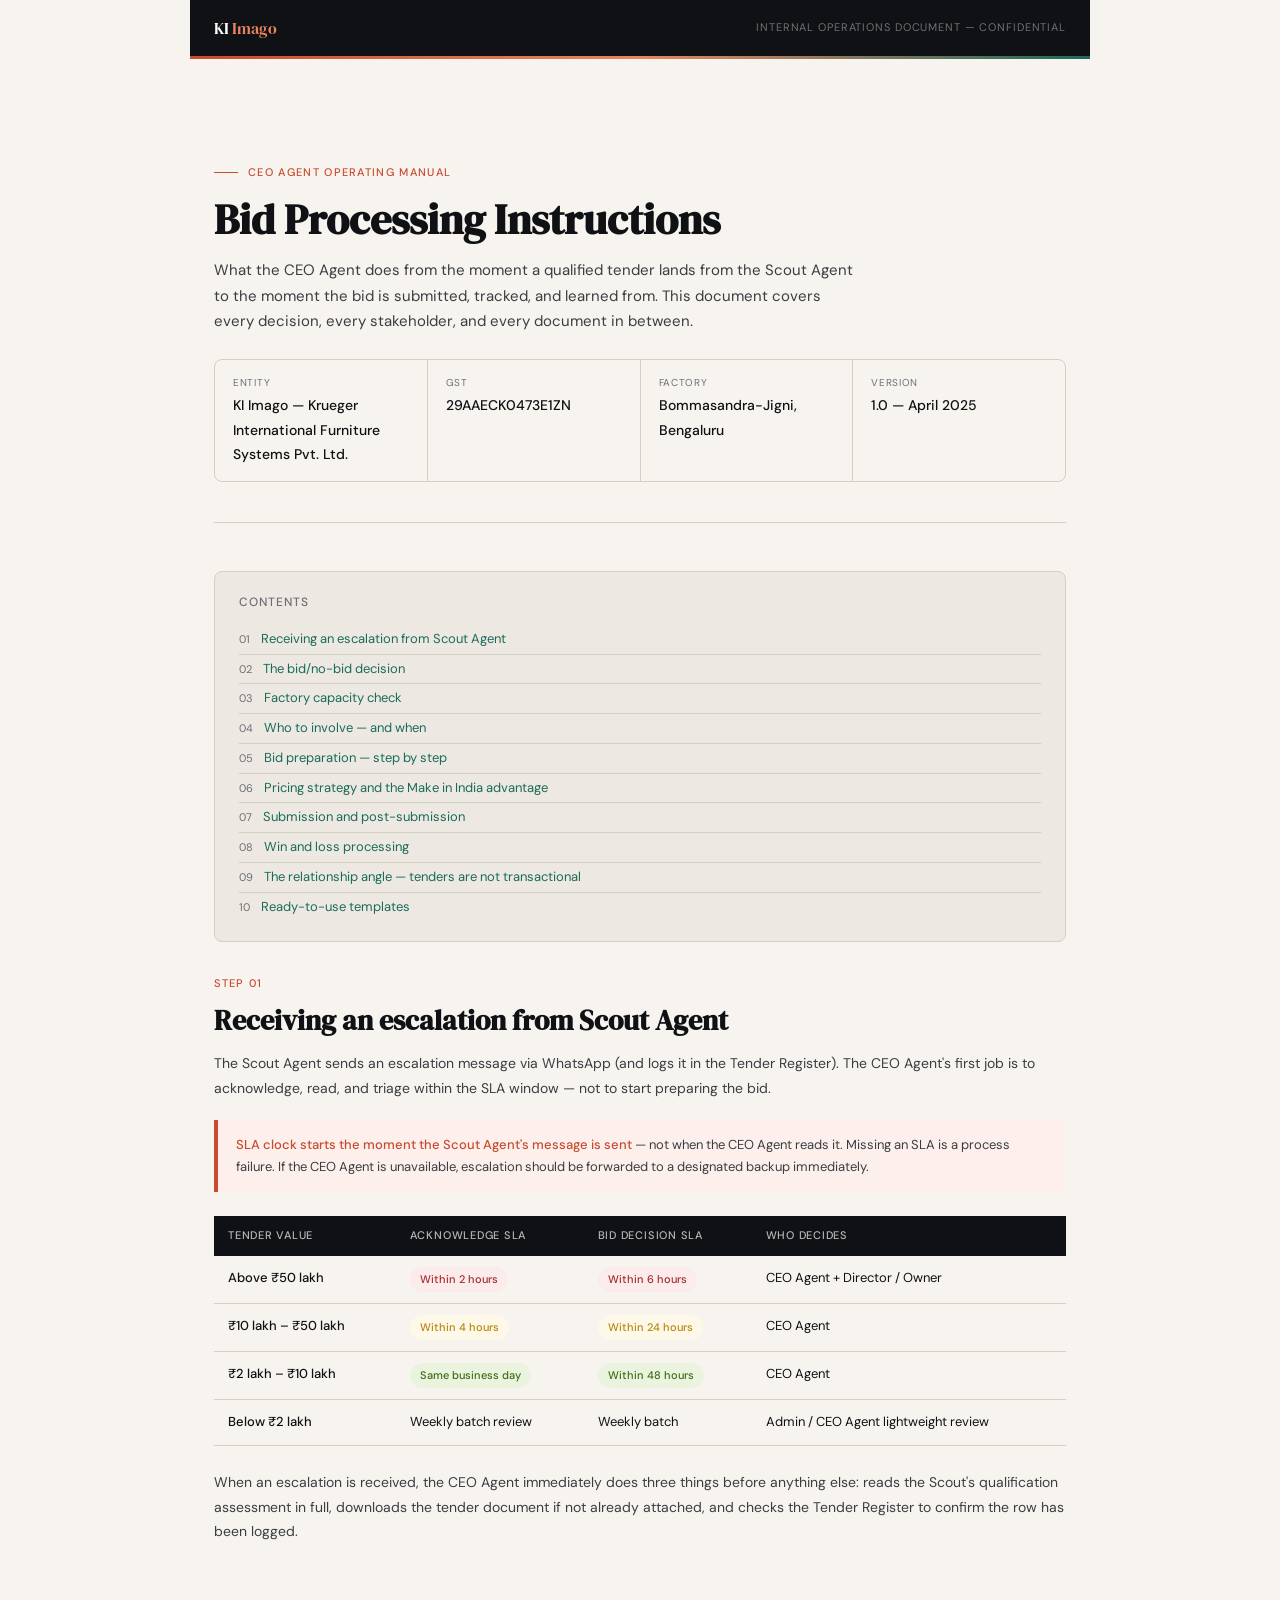
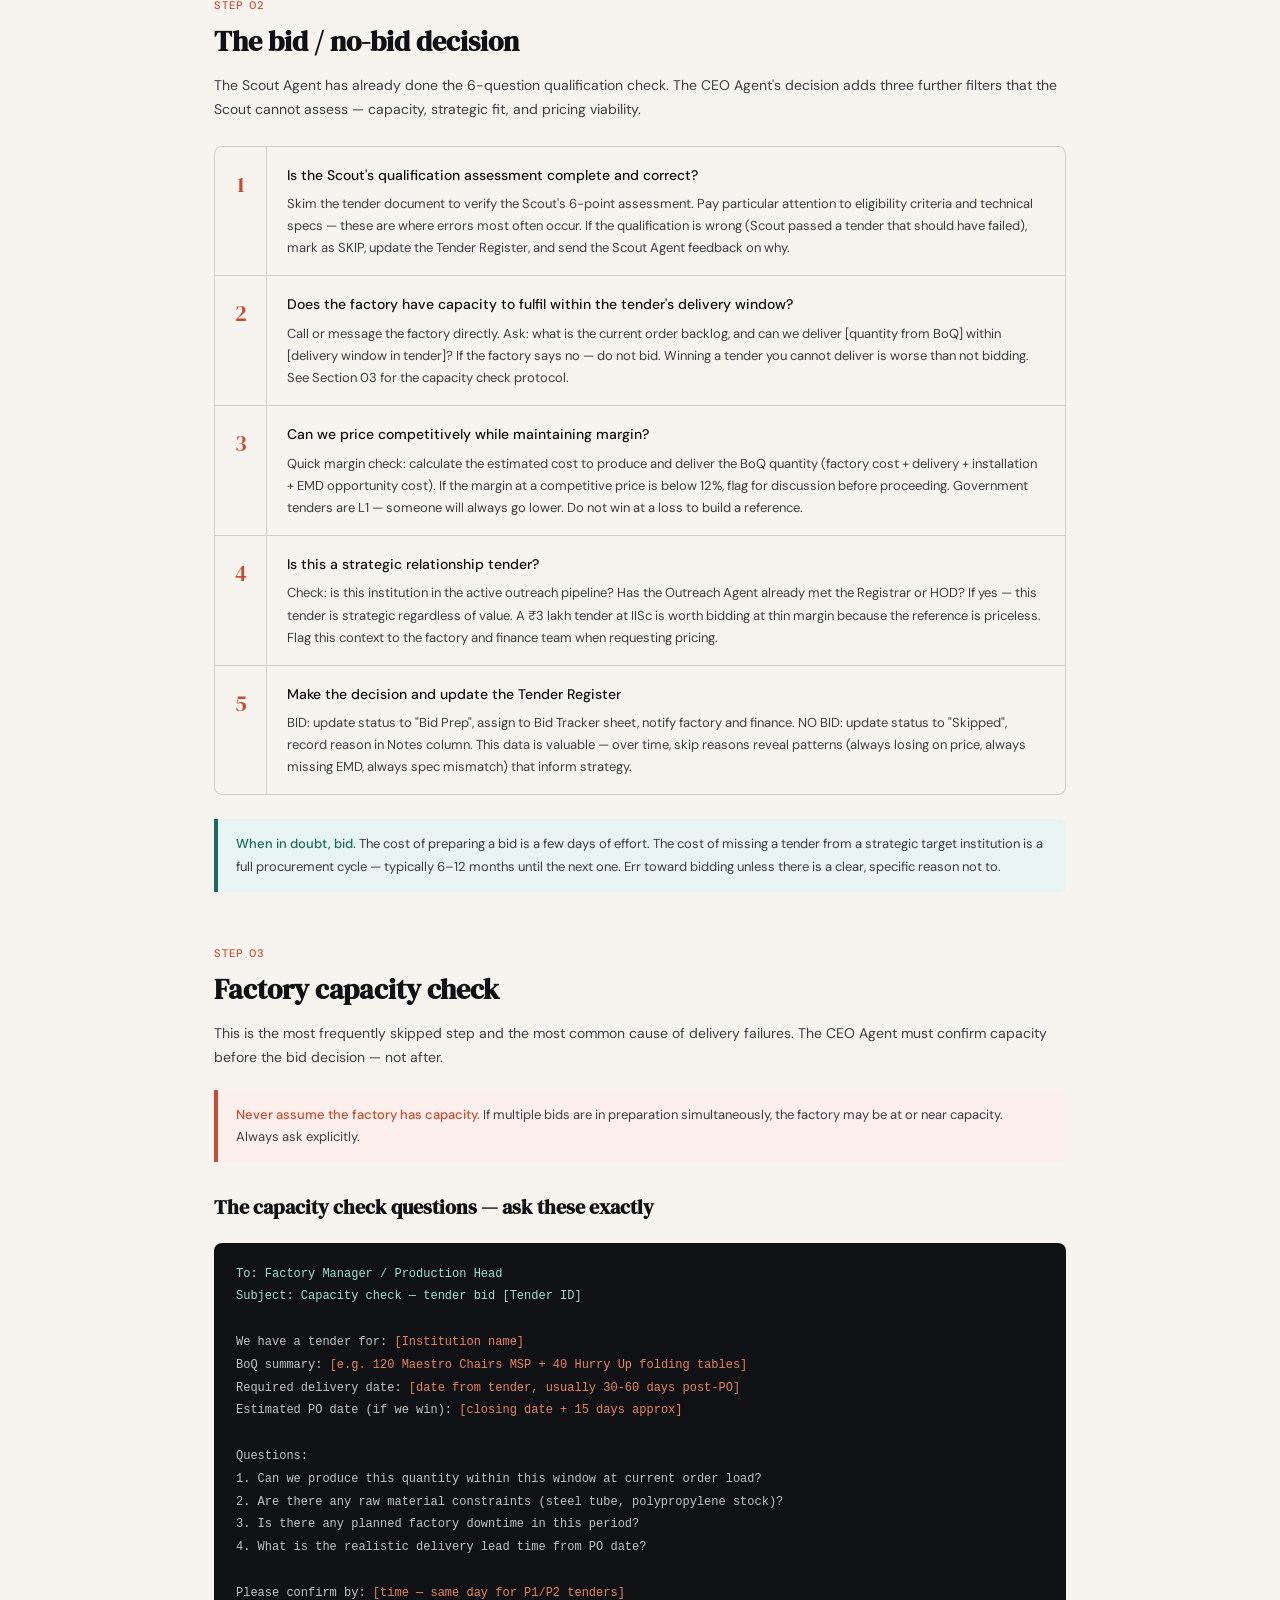
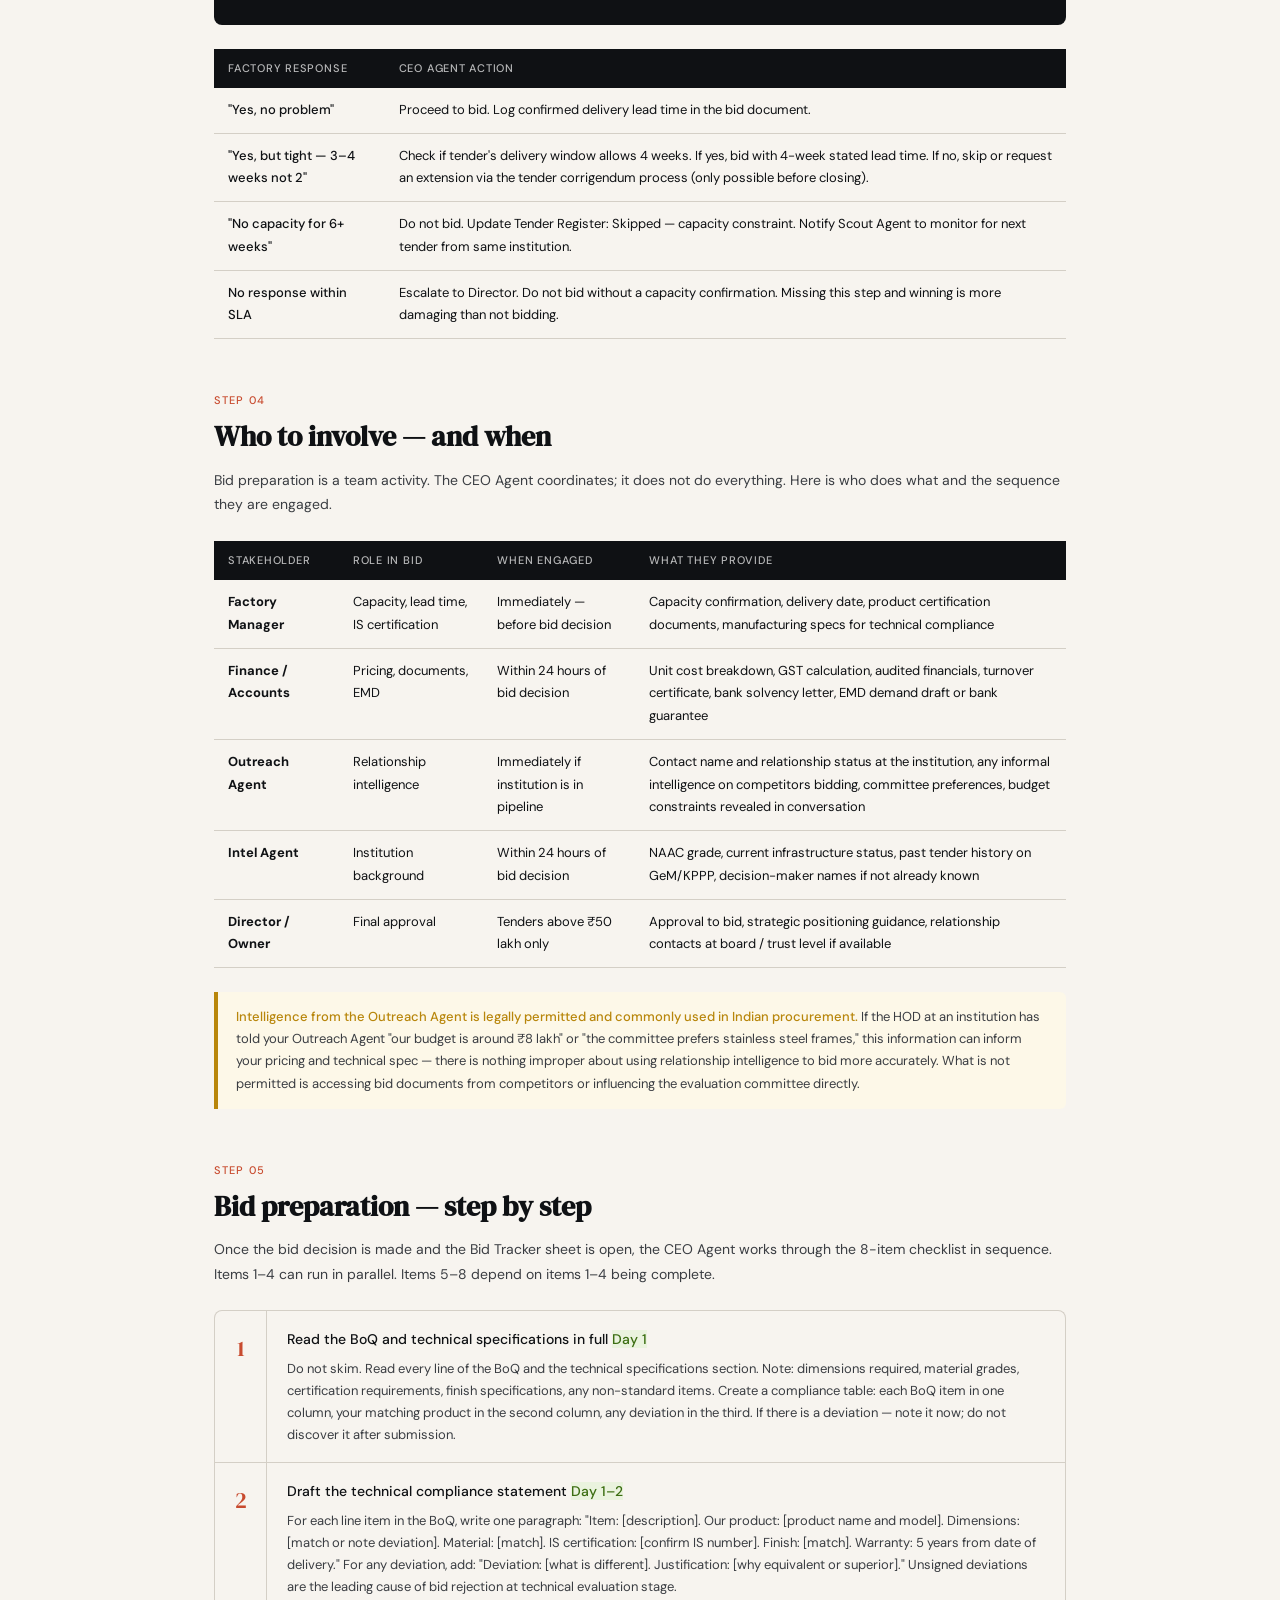
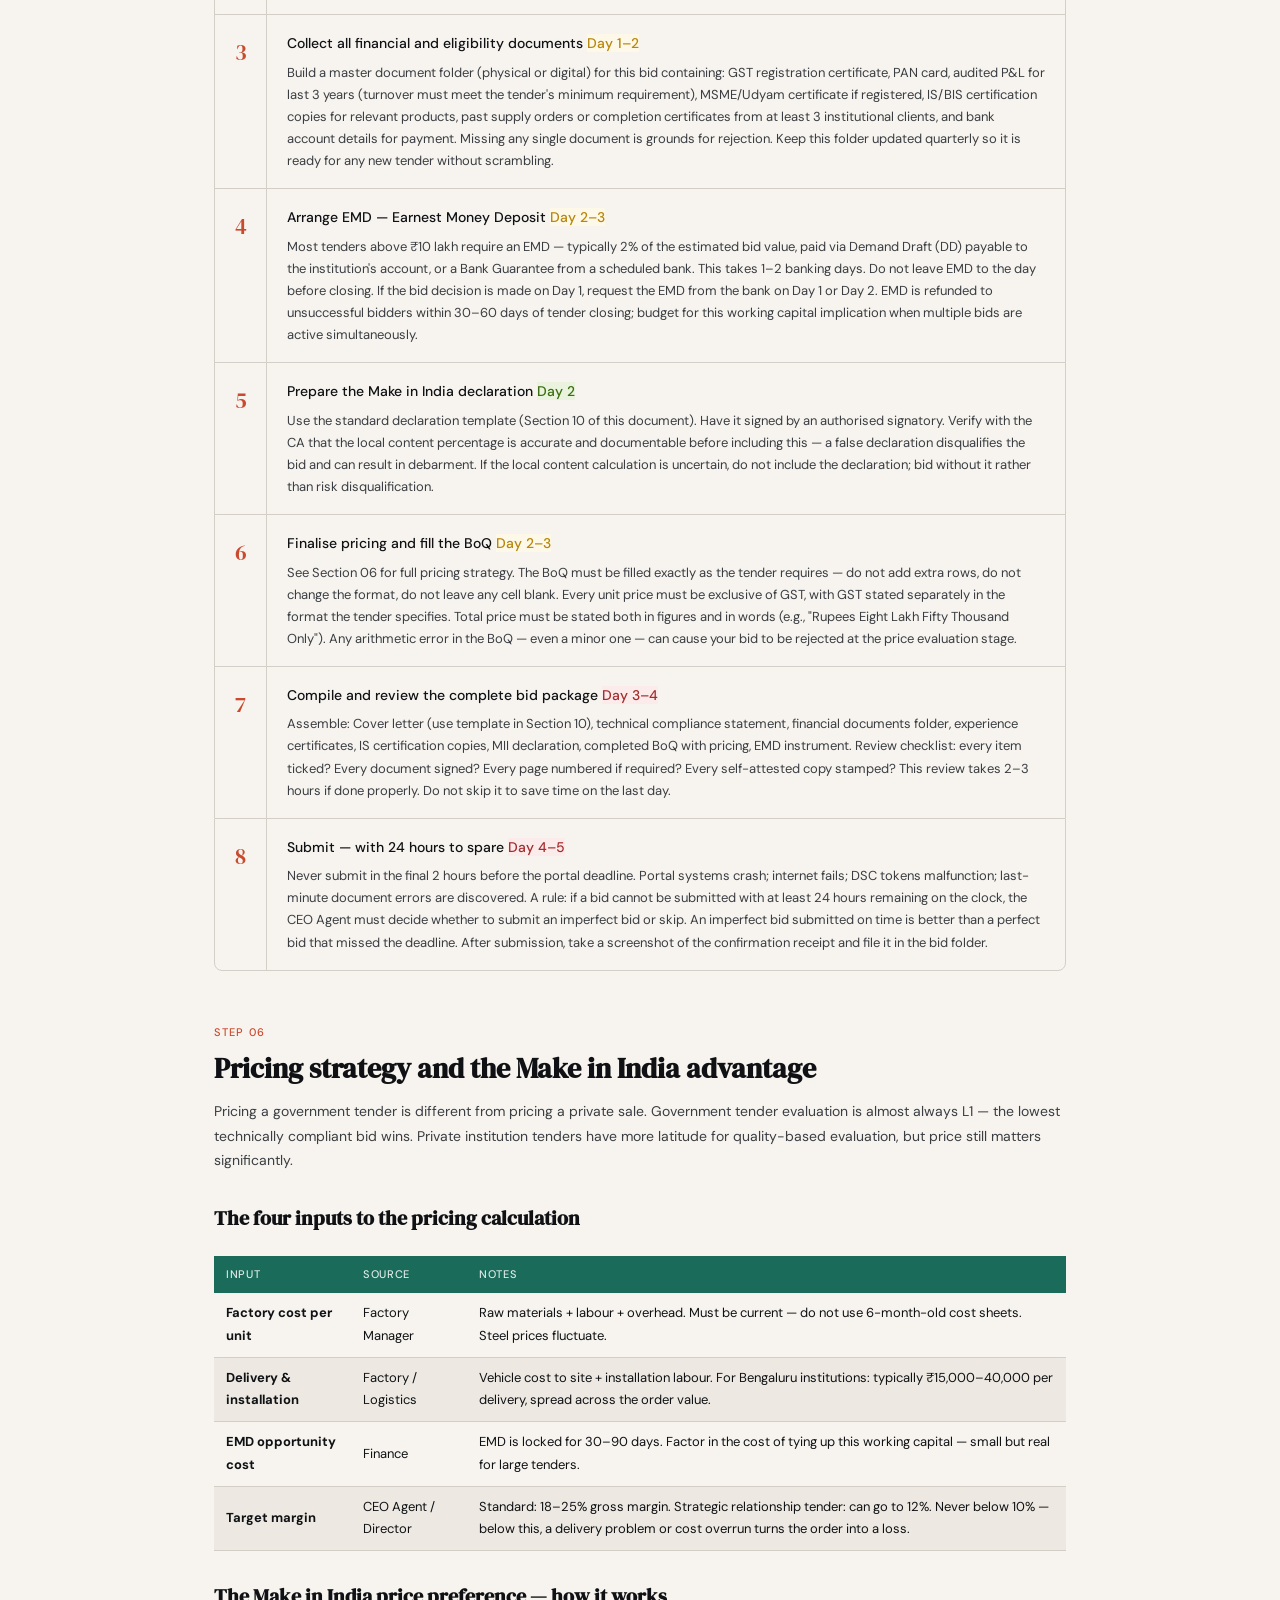
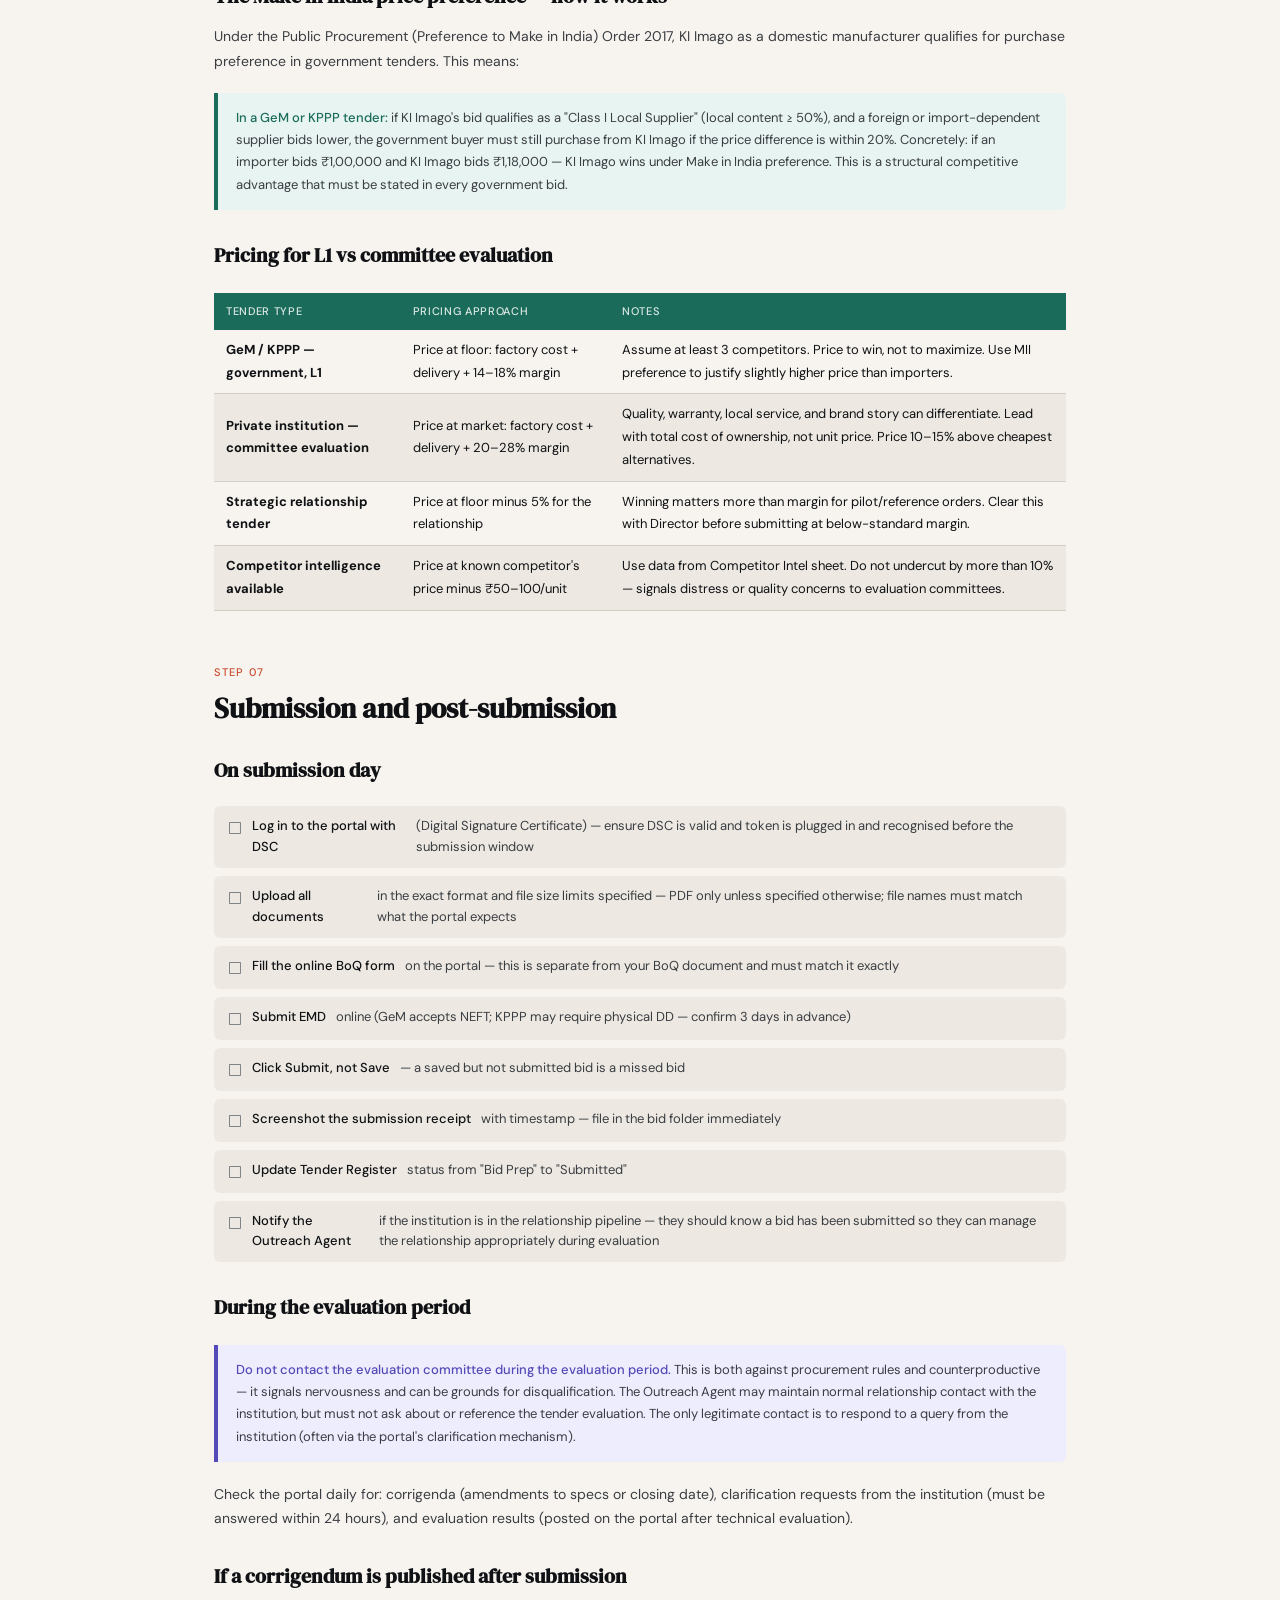
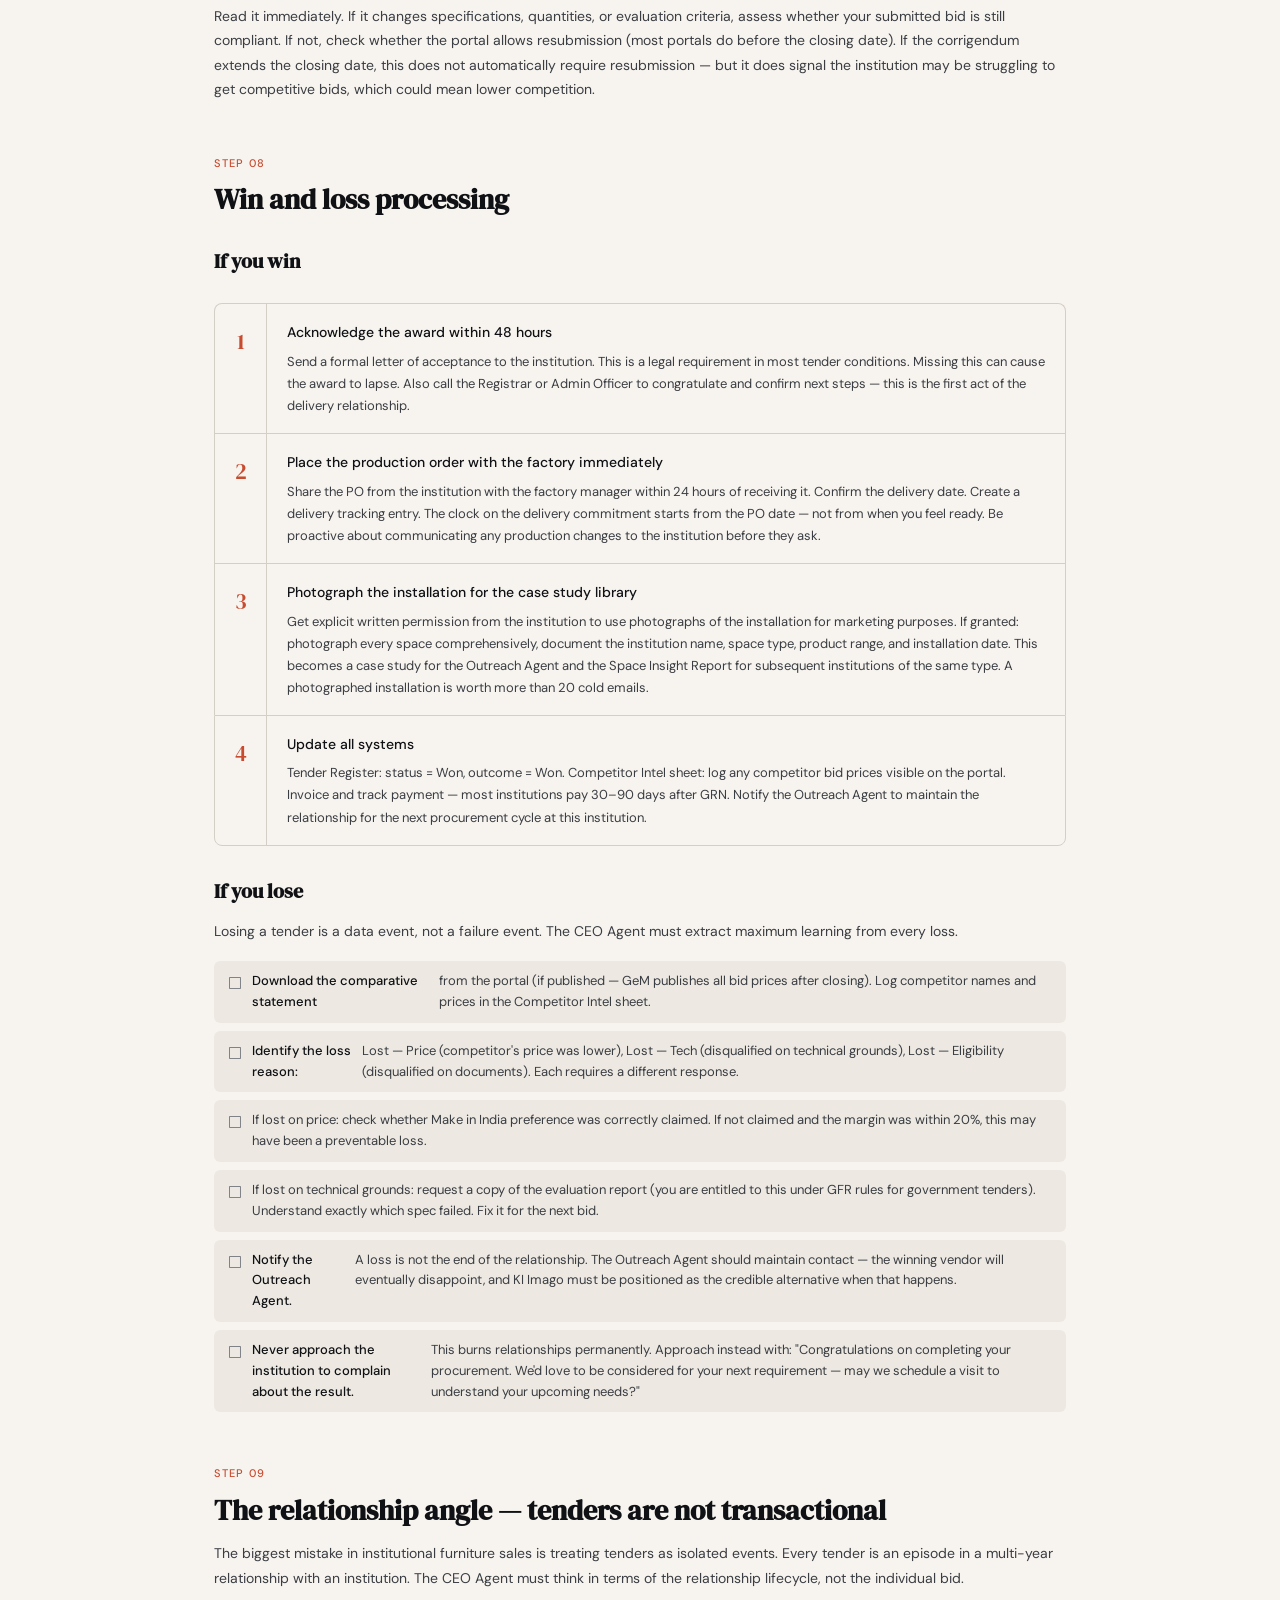
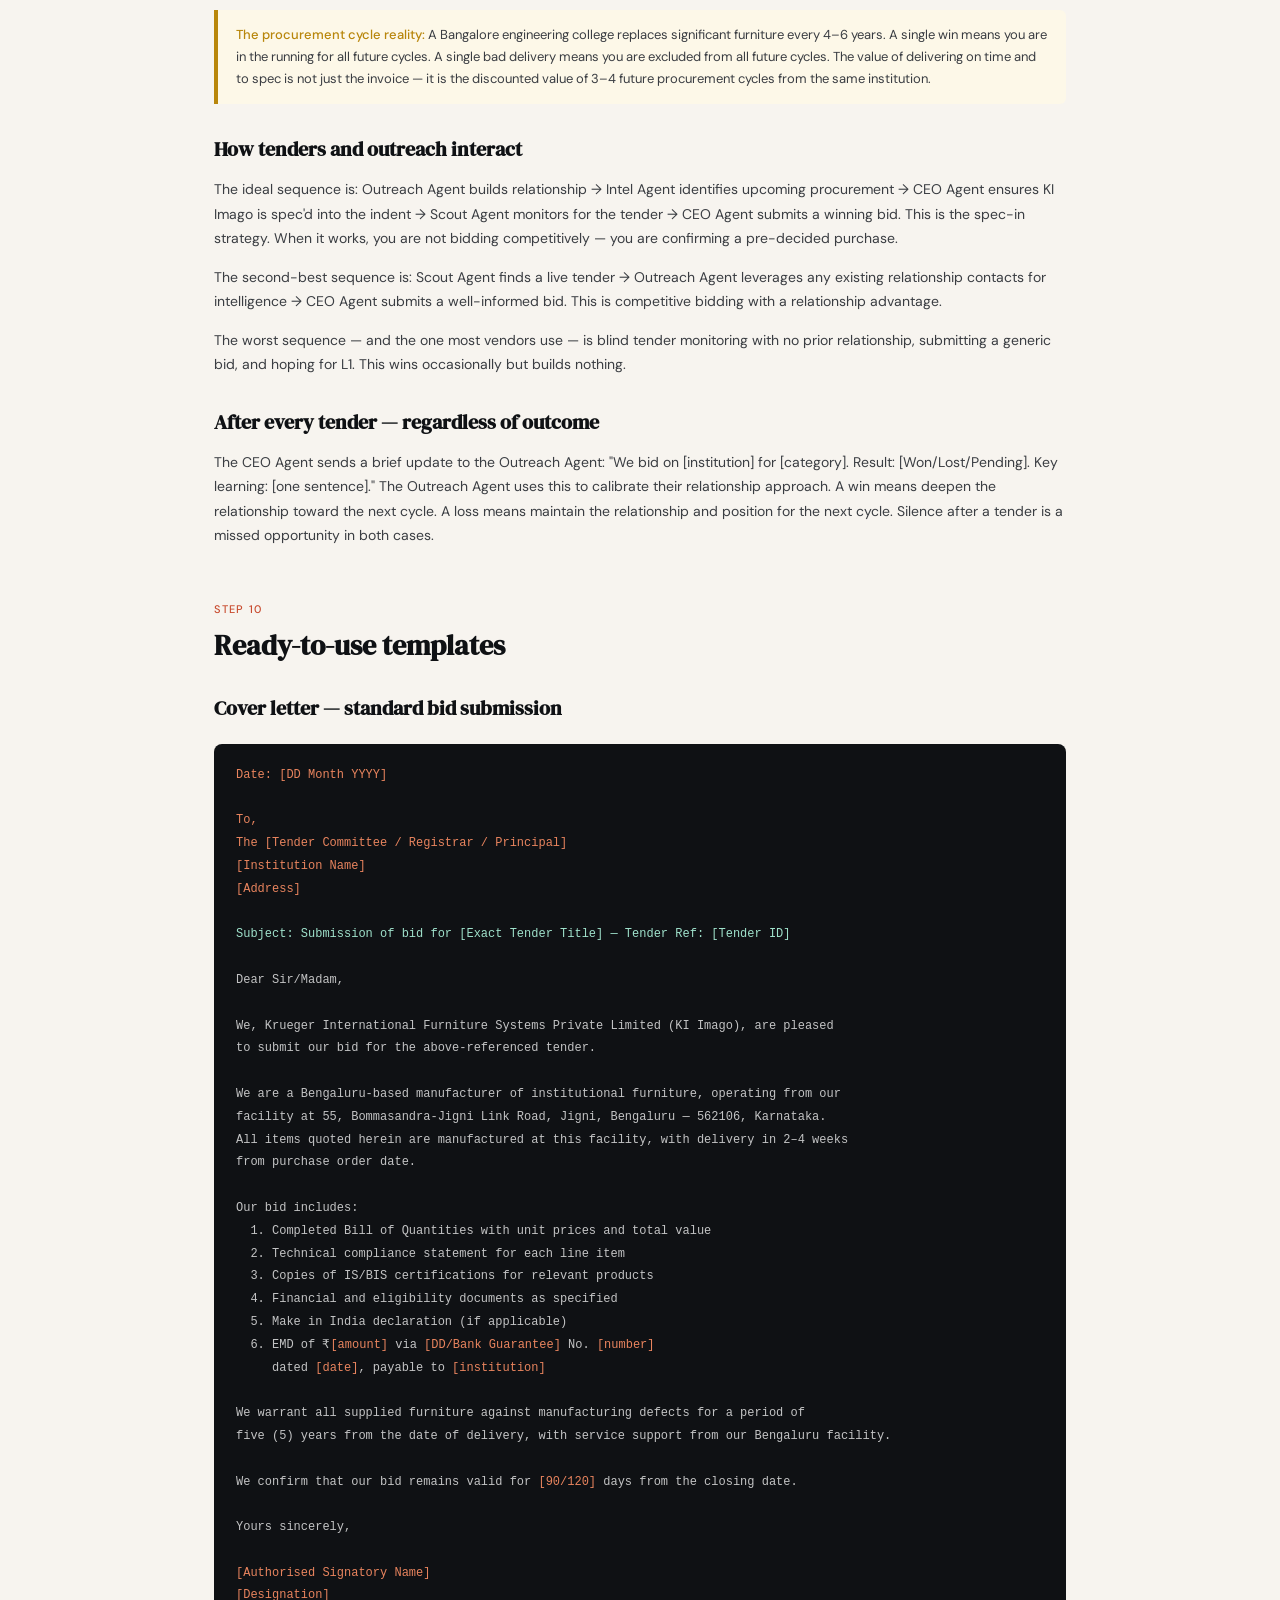
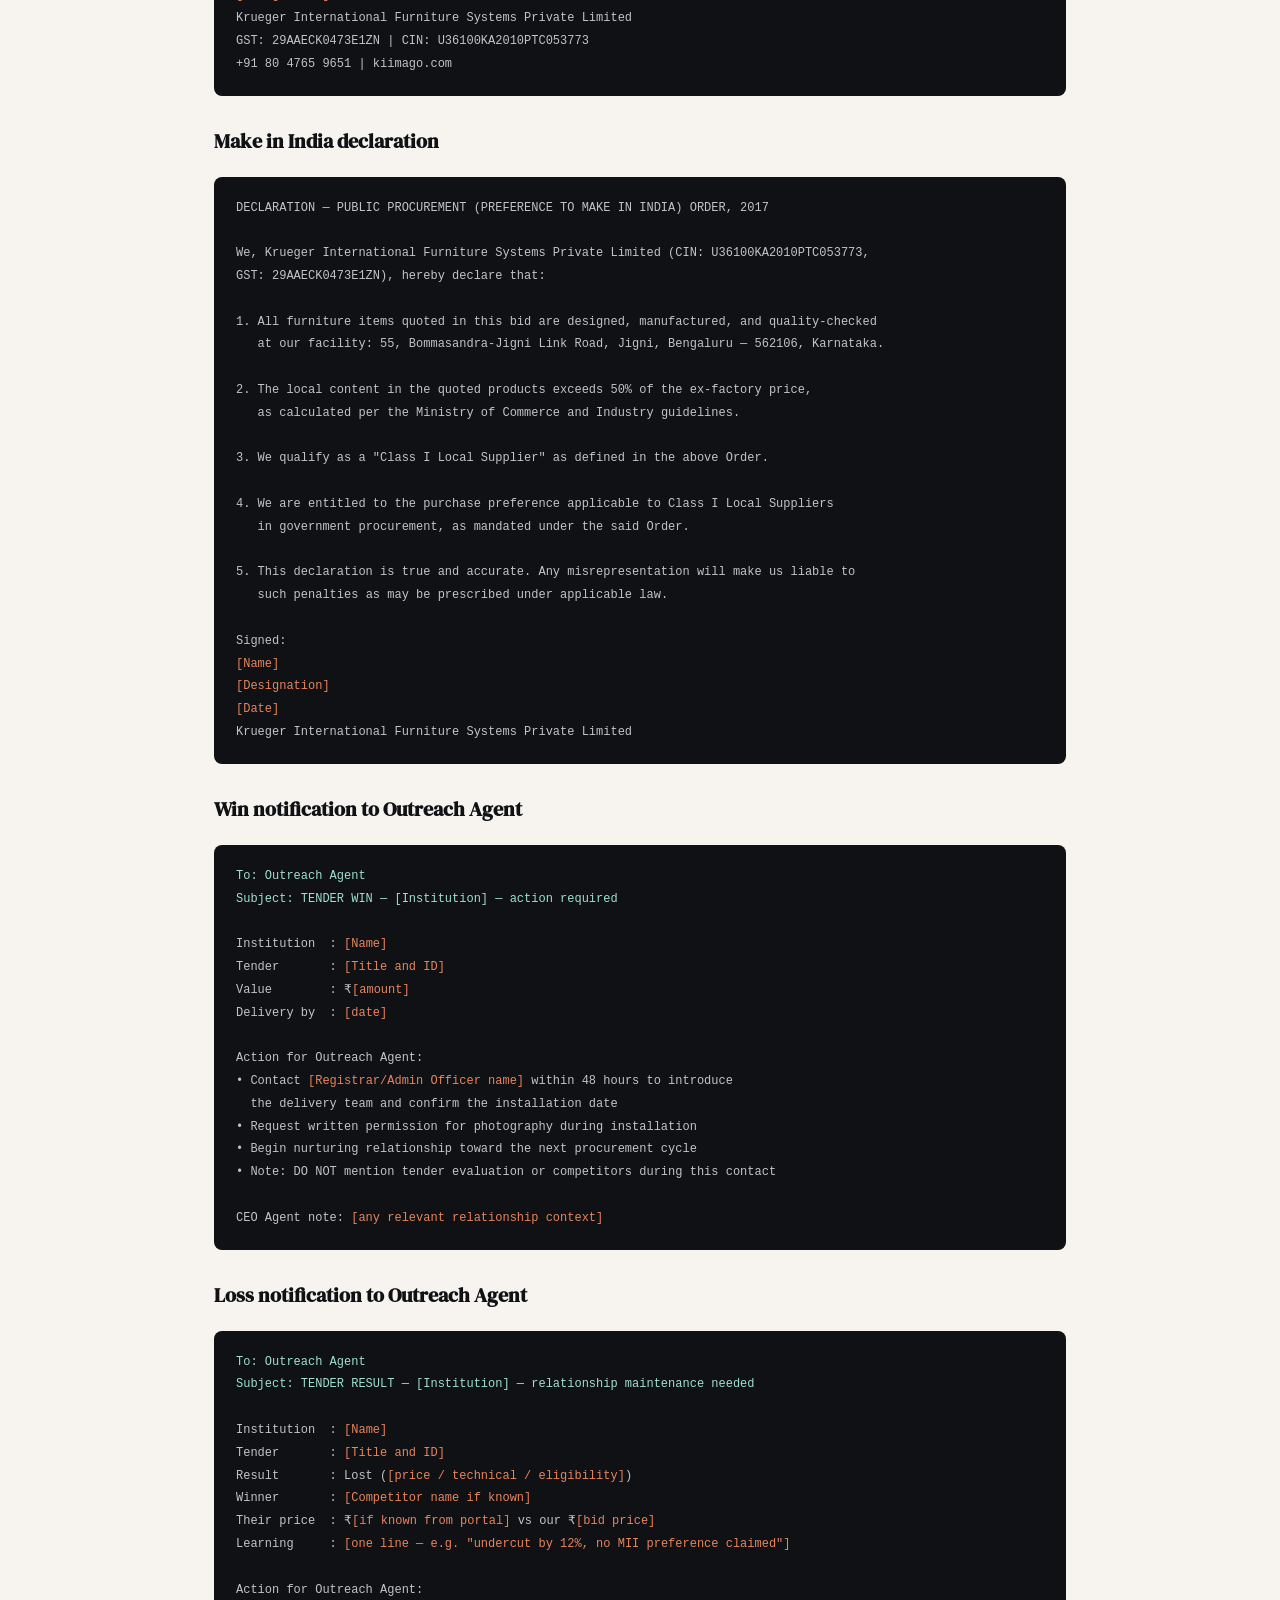
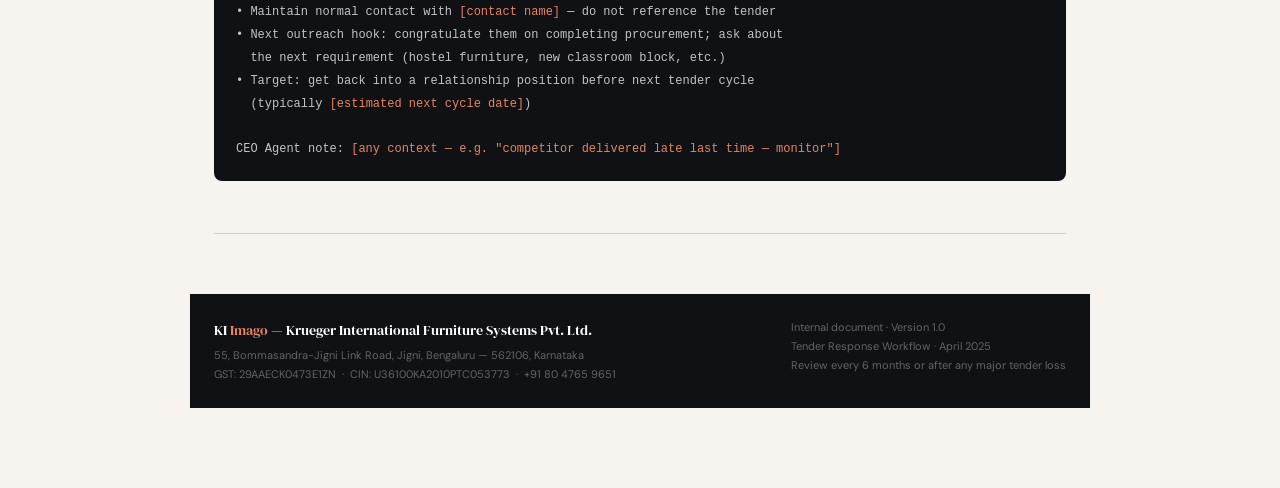
<file: KI_CEO_Agent_Bid_Processing.html>
<!DOCTYPE html>
<html lang="en">
<head>
<meta charset="UTF-8">
<meta name="viewport" content="width=device-width, initial-scale=1.0">
<title>CEO Agent — Bid Processing Instructions · KI Imago</title>
<link href="https://fonts.googleapis.com/css2?family=DM+Serif+Display:ital@0;1&family=DM+Sans:ital,wght@0,300;0,400;0,500;1,400&display=swap" rel="stylesheet">
<style>
  :root {
    --ink: #0f1114;
    --ink-2: #3a3d42;
    --ink-3: #6b6f76;
    --paper: #f7f4ef;
    --paper-2: #ede9e2;
    --paper-3: #e2ddd5;
    --accent: #c84b2f;
    --accent-pale: #fdf0ec;
    --teal: #1a6b5a;
    --teal-pale: #e8f4f1;
    --gold: #b8860b;
    --gold-pale: #fdf8e8;
    --purple: #534ab7;
    --purple-pale: #eeedfe;
    --green-pale: #eaf3de;
    --green: #3b6d11;
    --red-pale: #fcebeb;
    --red: #a32d2d;
    --rule: #d4cfc6;
    --serif: 'DM Serif Display', Georgia, serif;
    --sans: 'DM Sans', system-ui, sans-serif;
  }

  *, *::before, *::after { box-sizing: border-box; margin: 0; padding: 0; }
  html { scroll-behavior: smooth; }

  body {
    font-family: var(--sans);
    background: var(--paper);
    color: var(--ink);
    font-size: 14px;
    line-height: 1.75;
    -webkit-font-smoothing: antialiased;
    max-width: 900px;
    margin: 0 auto;
    padding: 0 24px 80px;
  }

  /* ── TOP BAR ── */
  .top-bar {
    background: var(--ink);
    margin: 0 -24px 0;
    padding: 14px 24px;
    display: flex;
    justify-content: space-between;
    align-items: center;
  }
  .top-bar-logo { font-family: var(--serif); font-size: 16px; color: #fff; }
  .top-bar-logo span { color: #e8845e; }
  .top-bar-label { font-size: 11px; color: rgba(255,255,255,.4); letter-spacing: .08em; text-transform: uppercase; }

  /* ── HERO ── */
  .hero {
    padding: 56px 0 40px;
    border-bottom: 1px solid var(--rule);
    margin-bottom: 48px;
  }
  .doc-label {
    font-size: 11px; font-weight: 500; letter-spacing: .12em; text-transform: uppercase;
    color: var(--accent); margin-bottom: 14px; display: flex; align-items: center; gap: 10px;
  }
  .doc-label::before { content: ''; display: inline-block; width: 24px; height: 1px; background: var(--accent); }
  .hero h1 { font-family: var(--serif); font-size: 42px; line-height: 1.1; color: var(--ink); margin-bottom: 16px; }
  .hero p { font-size: 15px; color: var(--ink-2); max-width: 640px; line-height: 1.7; margin-bottom: 24px; }
  .hero-meta {
    display: flex; gap: 0; border: 1px solid var(--rule); border-radius: 8px; overflow: hidden;
  }
  .hero-meta-item {
    flex: 1; padding: 14px 18px; border-right: 1px solid var(--rule);
    display: flex; flex-direction: column; gap: 2px;
  }
  .hero-meta-item:last-child { border-right: none; }
  .meta-label { font-size: 10px; color: var(--ink-3); text-transform: uppercase; letter-spacing: .07em; }
  .meta-val { font-size: 14px; font-weight: 500; color: var(--ink); }

  /* ── SECTIONS ── */
  section { margin-bottom: 52px; }
  .section-label { font-size: 11px; font-weight: 500; letter-spacing: .1em; text-transform: uppercase; color: var(--accent); margin-bottom: 10px; }
  h2 { font-family: var(--serif); font-size: 28px; color: var(--ink); margin-bottom: 14px; line-height: 1.2; }
  h3 { font-family: var(--serif); font-size: 20px; color: var(--ink); margin-bottom: 10px; margin-top: 28px; }
  p { color: var(--ink-2); margin-bottom: 14px; }
  p:last-child { margin-bottom: 0; }

  /* ── DECISION MATRIX ── */
  .decision-matrix {
    width: 100%; border-collapse: collapse; margin: 24px 0; font-size: 13px;
  }
  .decision-matrix th {
    background: var(--ink); color: rgba(255,255,255,.7); font-size: 11px; font-weight: 500;
    letter-spacing: .07em; text-transform: uppercase; padding: 10px 14px; text-align: left;
  }
  .decision-matrix td { padding: 11px 14px; border-bottom: 1px solid var(--rule); vertical-align: top; }
  .decision-matrix tr:hover td { background: var(--paper-2); }
  .decision-matrix td:first-child { font-weight: 500; }

  /* ── STEP CARDS ── */
  .steps { display: flex; flex-direction: column; gap: 0; margin: 24px 0; }
  .step {
    display: grid; grid-template-columns: 52px 1fr;
    border: 1px solid var(--rule); border-bottom: none; background: var(--paper);
  }
  .step:first-child { border-radius: 8px 8px 0 0; }
  .step:last-child { border-bottom: 1px solid var(--rule); border-radius: 0 0 8px 8px; }
  .step-num {
    display: flex; align-items: flex-start; justify-content: center;
    padding-top: 18px; font-family: var(--serif); font-size: 22px;
    color: var(--accent); border-right: 1px solid var(--rule);
  }
  .step-content { padding: 16px 20px; }
  .step-title { font-size: 14px; font-weight: 500; color: var(--ink); margin-bottom: 6px; }
  .step-body { font-size: 13px; color: var(--ink-2); line-height: 1.7; }
  .step-sla {
    display: inline-block; font-size: 10px; font-weight: 500; padding: 2px 8px;
    border-radius: 999px; margin-left: 8px; vertical-align: middle;
  }
  .sla-red { background: var(--red-pale); color: var(--red); }
  .sla-amber { background: var(--gold-pale); color: var(--gold); }
  .sla-green { background: var(--green-pale); color: var(--green); }

  /* ── CHECKLIST ── */
  .checklist { list-style: none; margin: 18px 0; display: flex; flex-direction: column; gap: 8px; }
  .checklist li {
    display: flex; gap: 10px; align-items: flex-start; font-size: 13px;
    color: var(--ink-2); line-height: 1.6;
    padding: 10px 14px; background: var(--paper-2); border-radius: 6px;
  }
  .checklist li::before {
    content: '□'; font-size: 15px; color: var(--ink-3); flex-shrink: 0; margin-top: -1px;
  }
  .checklist li strong { color: var(--ink); font-weight: 500; }

  /* ── CALLOUT BOXES ── */
  .callout {
    border-left: 4px solid; padding: 14px 18px; border-radius: 0 6px 6px 0;
    margin: 20px 0; font-size: 13px; line-height: 1.7;
  }
  .callout-red { border-color: var(--accent); background: var(--accent-pale); color: var(--ink-2); }
  .callout-red strong { color: var(--accent); font-weight: 500; }
  .callout-teal { border-color: var(--teal); background: var(--teal-pale); color: var(--ink-2); }
  .callout-teal strong { color: var(--teal); font-weight: 500; }
  .callout-gold { border-color: var(--gold); background: var(--gold-pale); color: var(--ink-2); }
  .callout-gold strong { color: var(--gold); font-weight: 500; }
  .callout-purple { border-color: var(--purple); background: var(--purple-pale); color: var(--ink-2); }
  .callout-purple strong { color: var(--purple); font-weight: 500; }

  /* ── TEMPLATE BLOCKS ── */
  .template-block {
    background: var(--ink); border-radius: 8px; padding: 20px 22px;
    margin: 18px 0; font-family: monospace; font-size: 12px;
    color: rgba(255,255,255,.75); line-height: 1.9; white-space: pre-wrap;
  }
  .template-block .field { color: #e8845e; }
  .template-block .key { color: #9fe1cb; font-weight: 500; }

  /* ── PRICING TABLE ── */
  .pricing-table { width: 100%; border-collapse: collapse; margin: 20px 0; font-size: 13px; }
  .pricing-table th {
    background: var(--teal); color: rgba(255,255,255,.85);
    font-size: 11px; font-weight: 500; letter-spacing: .06em;
    text-transform: uppercase; padding: 9px 12px; text-align: left;
  }
  .pricing-table td { padding: 9px 12px; border-bottom: 1px solid var(--rule); }
  .pricing-table tr:nth-child(even) td { background: var(--paper-2); }

  /* ── DIVIDER ── */
  .divider { height: 1px; background: var(--rule); margin: 40px 0; }
  .divider-accent { height: 3px; background: linear-gradient(90deg, var(--accent) 0%, #e8845e 50%, var(--teal) 100%); margin: 0 -24px 48px; }

  /* ── ESCALATION BADGE ── */
  .badge {
    display: inline-block; font-size: 11px; font-weight: 500;
    padding: 3px 10px; border-radius: 999px;
  }
  .b-red { background: var(--red-pale); color: var(--red); }
  .b-amber { background: var(--gold-pale); color: var(--gold); }
  .b-green { background: var(--green-pale); color: var(--green); }
  .b-blue { background: #e6f1fb; color: #185fa5; }
  .b-purple { background: var(--purple-pale); color: var(--purple); }

  /* ── TOC ── */
  .toc {
    background: var(--paper-2); border: 1px solid var(--rule); border-radius: 8px;
    padding: 20px 24px; margin: 32px 0;
  }
  .toc-title { font-size: 12px; font-weight: 500; color: var(--ink-3); text-transform: uppercase; letter-spacing: .08em; margin-bottom: 12px; }
  .toc a {
    display: block; font-size: 13px; color: var(--teal); text-decoration: none;
    padding: 3px 0; border-bottom: 1px solid var(--rule);
  }
  .toc a:last-child { border-bottom: none; }
  .toc a:hover { color: var(--accent); }
  .toc a span { color: var(--ink-3); margin-right: 8px; font-size: 11px; }

  /* ── FOOTER ── */
  footer {
    margin: 0 -24px; padding: 24px 24px;
    background: var(--ink); margin-top: 60px;
    display: flex; justify-content: space-between; align-items: flex-start; flex-wrap: wrap; gap: 16px;
  }
  .footer-brand { font-family: var(--serif); font-size: 14px; color: #fff; margin-bottom: 4px; }
  .footer-brand span { color: #e8845e; }
  .footer-detail { font-size: 11px; color: rgba(255,255,255,.35); line-height: 1.7; }
  .footer-version { font-size: 11px; color: rgba(255,255,255,.35); }

  @media print {
    body { max-width: 100%; padding: 0 16px; }
    .top-bar { margin: 0; }
    .step { break-inside: avoid; }
  }
</style>
</head>
<body>

<div class="top-bar">
  <div class="top-bar-logo">KI <span>Imago</span></div>
  <div class="top-bar-label">Internal Operations Document — Confidential</div>
</div>

<div class="divider-accent"></div>

<div class="hero">
  <div class="doc-label">CEO Agent Operating Manual</div>
  <h1>Bid Processing Instructions</h1>
  <p>What the CEO Agent does from the moment a qualified tender lands from the Scout Agent to the moment the bid is submitted, tracked, and learned from. This document covers every decision, every stakeholder, and every document in between.</p>
  <div class="hero-meta">
    <div class="hero-meta-item">
      <span class="meta-label">Entity</span>
      <span class="meta-val">KI Imago — Krueger International Furniture Systems Pvt. Ltd.</span>
    </div>
    <div class="hero-meta-item">
      <span class="meta-label">GST</span>
      <span class="meta-val">29AAECK0473E1ZN</span>
    </div>
    <div class="hero-meta-item">
      <span class="meta-label">Factory</span>
      <span class="meta-val">Bommasandra-Jigni, Bengaluru</span>
    </div>
    <div class="hero-meta-item">
      <span class="meta-label">Version</span>
      <span class="meta-val">1.0 — April 2025</span>
    </div>
  </div>
</div>

<div class="toc">
  <div class="toc-title">Contents</div>
  <a href="#receive"><span>01</span> Receiving an escalation from Scout Agent</a>
  <a href="#decide"><span>02</span> The bid/no-bid decision</a>
  <a href="#factory"><span>03</span> Factory capacity check</a>
  <a href="#stakeholders"><span>04</span> Who to involve — and when</a>
  <a href="#prepare"><span>05</span> Bid preparation — step by step</a>
  <a href="#price"><span>06</span> Pricing strategy and the Make in India advantage</a>
  <a href="#submit"><span>07</span> Submission and post-submission</a>
  <a href="#outcome"><span>08</span> Win and loss processing</a>
  <a href="#relationship"><span>09</span> The relationship angle — tenders are not transactional</a>
  <a href="#templates"><span>10</span> Ready-to-use templates</a>
</div>


<!-- ── 01 RECEIVING ── -->
<section id="receive">
  <div class="section-label">Step 01</div>
  <h2>Receiving an escalation from Scout Agent</h2>

  <p>The Scout Agent sends an escalation message via WhatsApp (and logs it in the Tender Register). The CEO Agent's first job is to acknowledge, read, and triage within the SLA window — not to start preparing the bid.</p>

  <div class="callout callout-red">
    <strong>SLA clock starts the moment the Scout Agent's message is sent</strong> — not when the CEO Agent reads it. Missing an SLA is a process failure. If the CEO Agent is unavailable, escalation should be forwarded to a designated backup immediately.
  </div>

  <table class="decision-matrix">
    <thead>
      <tr>
        <th>Tender Value</th>
        <th>Acknowledge SLA</th>
        <th>Bid Decision SLA</th>
        <th>Who decides</th>
      </tr>
    </thead>
    <tbody>
      <tr>
        <td>Above ₹50 lakh</td>
        <td><span class="badge b-red">Within 2 hours</span></td>
        <td><span class="badge b-red">Within 6 hours</span></td>
        <td>CEO Agent + Director / Owner</td>
      </tr>
      <tr>
        <td>₹10 lakh – ₹50 lakh</td>
        <td><span class="badge b-amber">Within 4 hours</span></td>
        <td><span class="badge b-amber">Within 24 hours</span></td>
        <td>CEO Agent</td>
      </tr>
      <tr>
        <td>₹2 lakh – ₹10 lakh</td>
        <td><span class="badge b-green">Same business day</span></td>
        <td><span class="badge b-green">Within 48 hours</span></td>
        <td>CEO Agent</td>
      </tr>
      <tr>
        <td>Below ₹2 lakh</td>
        <td>Weekly batch review</td>
        <td>Weekly batch</td>
        <td>Admin / CEO Agent lightweight review</td>
      </tr>
    </tbody>
  </table>

  <p>When an escalation is received, the CEO Agent immediately does three things before anything else: reads the Scout's qualification assessment in full, downloads the tender document if not already attached, and checks the Tender Register to confirm the row has been logged.</p>
</section>


<!-- ── 02 DECIDE ── -->
<section id="decide">
  <div class="section-label">Step 02</div>
  <h2>The bid / no-bid decision</h2>

  <p>The Scout Agent has already done the 6-question qualification check. The CEO Agent's decision adds three further filters that the Scout cannot assess — capacity, strategic fit, and pricing viability.</p>

  <div class="steps">
    <div class="step">
      <div class="step-num">1</div>
      <div class="step-content">
        <div class="step-title">Is the Scout's qualification assessment complete and correct?</div>
        <div class="step-body">Skim the tender document to verify the Scout's 6-point assessment. Pay particular attention to eligibility criteria and technical specs — these are where errors most often occur. If the qualification is wrong (Scout passed a tender that should have failed), mark as SKIP, update the Tender Register, and send the Scout Agent feedback on why.</div>
      </div>
    </div>
    <div class="step">
      <div class="step-num">2</div>
      <div class="step-content">
        <div class="step-title">Does the factory have capacity to fulfil within the tender's delivery window?</div>
        <div class="step-body">Call or message the factory directly. Ask: what is the current order backlog, and can we deliver [quantity from BoQ] within [delivery window in tender]? If the factory says no — do not bid. Winning a tender you cannot deliver is worse than not bidding. See Section 03 for the capacity check protocol.</div>
      </div>
    </div>
    <div class="step">
      <div class="step-num">3</div>
      <div class="step-content">
        <div class="step-title">Can we price competitively while maintaining margin?</div>
        <div class="step-body">Quick margin check: calculate the estimated cost to produce and deliver the BoQ quantity (factory cost + delivery + installation + EMD opportunity cost). If the margin at a competitive price is below 12%, flag for discussion before proceeding. Government tenders are L1 — someone will always go lower. Do not win at a loss to build a reference.</div>
      </div>
    </div>
    <div class="step">
      <div class="step-num">4</div>
      <div class="step-content">
        <div class="step-title">Is this a strategic relationship tender?</div>
        <div class="step-body">Check: is this institution in the active outreach pipeline? Has the Outreach Agent already met the Registrar or HOD? If yes — this tender is strategic regardless of value. A ₹3 lakh tender at IISc is worth bidding at thin margin because the reference is priceless. Flag this context to the factory and finance team when requesting pricing.</div>
      </div>
    </div>
    <div class="step">
      <div class="step-num">5</div>
      <div class="step-content">
        <div class="step-title">Make the decision and update the Tender Register</div>
        <div class="step-body">BID: update status to "Bid Prep", assign to Bid Tracker sheet, notify factory and finance. NO BID: update status to "Skipped", record reason in Notes column. This data is valuable — over time, skip reasons reveal patterns (always losing on price, always missing EMD, always spec mismatch) that inform strategy.</div>
      </div>
    </div>
  </div>

  <div class="callout callout-teal">
    <strong>When in doubt, bid.</strong> The cost of preparing a bid is a few days of effort. The cost of missing a tender from a strategic target institution is a full procurement cycle — typically 6–12 months until the next one. Err toward bidding unless there is a clear, specific reason not to.
  </div>
</section>


<!-- ── 03 FACTORY ── -->
<section id="factory">
  <div class="section-label">Step 03</div>
  <h2>Factory capacity check</h2>

  <p>This is the most frequently skipped step and the most common cause of delivery failures. The CEO Agent must confirm capacity before the bid decision — not after.</p>

  <div class="callout callout-red">
    <strong>Never assume the factory has capacity.</strong> If multiple bids are in preparation simultaneously, the factory may be at or near capacity. Always ask explicitly.
  </div>

  <h3>The capacity check questions — ask these exactly</h3>

  <div class="template-block"><span class="key">To: Factory Manager / Production Head</span>
<span class="key">Subject: Capacity check — tender bid [Tender ID]</span>

We have a tender for: <span class="field">[Institution name]</span>
BoQ summary: <span class="field">[e.g. 120 Maestro Chairs MSP + 40 Hurry Up folding tables]</span>
Required delivery date: <span class="field">[date from tender, usually 30-60 days post-PO]</span>
Estimated PO date (if we win): <span class="field">[closing date + 15 days approx]</span>

Questions:
1. Can we produce this quantity within this window at current order load?
2. Are there any raw material constraints (steel tube, polypropylene stock)?
3. Is there any planned factory downtime in this period?
4. What is the realistic delivery lead time from PO date?

Please confirm by: <span class="field">[time — same day for P1/P2 tenders]</span></div>

  <table class="decision-matrix">
    <thead>
      <tr><th>Factory response</th><th>CEO Agent action</th></tr>
    </thead>
    <tbody>
      <tr>
        <td>"Yes, no problem"</td>
        <td>Proceed to bid. Log confirmed delivery lead time in the bid document.</td>
      </tr>
      <tr>
        <td>"Yes, but tight — 3–4 weeks not 2"</td>
        <td>Check if tender's delivery window allows 4 weeks. If yes, bid with 4-week stated lead time. If no, skip or request an extension via the tender corrigendum process (only possible before closing).</td>
      </tr>
      <tr>
        <td>"No capacity for 6+ weeks"</td>
        <td>Do not bid. Update Tender Register: Skipped — capacity constraint. Notify Scout Agent to monitor for next tender from same institution.</td>
      </tr>
      <tr>
        <td>No response within SLA</td>
        <td>Escalate to Director. Do not bid without a capacity confirmation. Missing this step and winning is more damaging than not bidding.</td>
      </tr>
    </tbody>
  </table>
</section>


<!-- ── 04 STAKEHOLDERS ── -->
<section id="stakeholders">
  <div class="section-label">Step 04</div>
  <h2>Who to involve — and when</h2>

  <p>Bid preparation is a team activity. The CEO Agent coordinates; it does not do everything. Here is who does what and the sequence they are engaged.</p>

  <table class="decision-matrix">
    <thead>
      <tr>
        <th>Stakeholder</th>
        <th>Role in bid</th>
        <th>When engaged</th>
        <th>What they provide</th>
      </tr>
    </thead>
    <tbody>
      <tr>
        <td><strong>Factory Manager</strong></td>
        <td>Capacity, lead time, IS certification</td>
        <td>Immediately — before bid decision</td>
        <td>Capacity confirmation, delivery date, product certification documents, manufacturing specs for technical compliance</td>
      </tr>
      <tr>
        <td><strong>Finance / Accounts</strong></td>
        <td>Pricing, documents, EMD</td>
        <td>Within 24 hours of bid decision</td>
        <td>Unit cost breakdown, GST calculation, audited financials, turnover certificate, bank solvency letter, EMD demand draft or bank guarantee</td>
      </tr>
      <tr>
        <td><strong>Outreach Agent</strong></td>
        <td>Relationship intelligence</td>
        <td>Immediately if institution is in pipeline</td>
        <td>Contact name and relationship status at the institution, any informal intelligence on competitors bidding, committee preferences, budget constraints revealed in conversation</td>
      </tr>
      <tr>
        <td><strong>Intel Agent</strong></td>
        <td>Institution background</td>
        <td>Within 24 hours of bid decision</td>
        <td>NAAC grade, current infrastructure status, past tender history on GeM/KPPP, decision-maker names if not already known</td>
      </tr>
      <tr>
        <td><strong>Director / Owner</strong></td>
        <td>Final approval</td>
        <td>Tenders above ₹50 lakh only</td>
        <td>Approval to bid, strategic positioning guidance, relationship contacts at board / trust level if available</td>
      </tr>
    </tbody>
  </table>

  <div class="callout callout-gold">
    <strong>Intelligence from the Outreach Agent is legally permitted and commonly used in Indian procurement.</strong> If the HOD at an institution has told your Outreach Agent "our budget is around ₹8 lakh" or "the committee prefers stainless steel frames," this information can inform your pricing and technical spec — there is nothing improper about using relationship intelligence to bid more accurately. What is not permitted is accessing bid documents from competitors or influencing the evaluation committee directly.
  </div>
</section>


<!-- ── 05 PREPARE ── -->
<section id="prepare">
  <div class="section-label">Step 05</div>
  <h2>Bid preparation — step by step</h2>

  <p>Once the bid decision is made and the Bid Tracker sheet is open, the CEO Agent works through the 8-item checklist in sequence. Items 1–4 can run in parallel. Items 5–8 depend on items 1–4 being complete.</p>

  <div class="steps">
    <div class="step">
      <div class="step-num">1</div>
      <div class="step-content">
        <div class="step-title">Read the BoQ and technical specifications in full <span class="sla-green sla">Day 1</span></div>
        <div class="step-body">Do not skim. Read every line of the BoQ and the technical specifications section. Note: dimensions required, material grades, certification requirements, finish specifications, any non-standard items. Create a compliance table: each BoQ item in one column, your matching product in the second column, any deviation in the third. If there is a deviation — note it now; do not discover it after submission.</div>
      </div>
    </div>
    <div class="step">
      <div class="step-num">2</div>
      <div class="step-content">
        <div class="step-title">Draft the technical compliance statement <span class="sla-green sla">Day 1–2</span></div>
        <div class="step-body">For each line item in the BoQ, write one paragraph: "Item: [description]. Our product: [product name and model]. Dimensions: [match or note deviation]. Material: [match]. IS certification: [confirm IS number]. Finish: [match]. Warranty: 5 years from date of delivery." For any deviation, add: "Deviation: [what is different]. Justification: [why equivalent or superior]." Unsigned deviations are the leading cause of bid rejection at technical evaluation stage.</div>
      </div>
    </div>
    <div class="step">
      <div class="step-num">3</div>
      <div class="step-content">
        <div class="step-title">Collect all financial and eligibility documents <span class="sla-amber sla">Day 1–2</span></div>
        <div class="step-body">Build a master document folder (physical or digital) for this bid containing: GST registration certificate, PAN card, audited P&amp;L for last 3 years (turnover must meet the tender's minimum requirement), MSME/Udyam certificate if registered, IS/BIS certification copies for relevant products, past supply orders or completion certificates from at least 3 institutional clients, and bank account details for payment. Missing any single document is grounds for rejection. Keep this folder updated quarterly so it is ready for any new tender without scrambling.</div>
      </div>
    </div>
    <div class="step">
      <div class="step-num">4</div>
      <div class="step-content">
        <div class="step-title">Arrange EMD — Earnest Money Deposit <span class="sla-amber sla">Day 2–3</span></div>
        <div class="step-body">Most tenders above ₹10 lakh require an EMD — typically 2% of the estimated bid value, paid via Demand Draft (DD) payable to the institution's account, or a Bank Guarantee from a scheduled bank. This takes 1–2 banking days. Do not leave EMD to the day before closing. If the bid decision is made on Day 1, request the EMD from the bank on Day 1 or Day 2. EMD is refunded to unsuccessful bidders within 30–60 days of tender closing; budget for this working capital implication when multiple bids are active simultaneously.</div>
      </div>
    </div>
    <div class="step">
      <div class="step-num">5</div>
      <div class="step-content">
        <div class="step-title">Prepare the Make in India declaration <span class="sla-green sla">Day 2</span></div>
        <div class="step-body">Use the standard declaration template (Section 10 of this document). Have it signed by an authorised signatory. Verify with the CA that the local content percentage is accurate and documentable before including this — a false declaration disqualifies the bid and can result in debarment. If the local content calculation is uncertain, do not include the declaration; bid without it rather than risk disqualification.</div>
      </div>
    </div>
    <div class="step">
      <div class="step-num">6</div>
      <div class="step-content">
        <div class="step-title">Finalise pricing and fill the BoQ <span class="sla-amber sla">Day 2–3</span></div>
        <div class="step-body">See Section 06 for full pricing strategy. The BoQ must be filled exactly as the tender requires — do not add extra rows, do not change the format, do not leave any cell blank. Every unit price must be exclusive of GST, with GST stated separately in the format the tender specifies. Total price must be stated both in figures and in words (e.g., "Rupees Eight Lakh Fifty Thousand Only"). Any arithmetic error in the BoQ — even a minor one — can cause your bid to be rejected at the price evaluation stage.</div>
      </div>
    </div>
    <div class="step">
      <div class="step-num">7</div>
      <div class="step-content">
        <div class="step-title">Compile and review the complete bid package <span class="sla-red sla">Day 3–4</span></div>
        <div class="step-body">Assemble: Cover letter (use template in Section 10), technical compliance statement, financial documents folder, experience certificates, IS certification copies, MII declaration, completed BoQ with pricing, EMD instrument. Review checklist: every item ticked? Every document signed? Every page numbered if required? Every self-attested copy stamped? This review takes 2–3 hours if done properly. Do not skip it to save time on the last day.</div>
      </div>
    </div>
    <div class="step">
      <div class="step-num">8</div>
      <div class="step-content">
        <div class="step-title">Submit — with 24 hours to spare <span class="sla-red sla">Day 4–5</span></div>
        <div class="step-body">Never submit in the final 2 hours before the portal deadline. Portal systems crash; internet fails; DSC tokens malfunction; last-minute document errors are discovered. A rule: if a bid cannot be submitted with at least 24 hours remaining on the clock, the CEO Agent must decide whether to submit an imperfect bid or skip. An imperfect bid submitted on time is better than a perfect bid that missed the deadline. After submission, take a screenshot of the confirmation receipt and file it in the bid folder.</div>
      </div>
    </div>
  </div>
</section>


<!-- ── 06 PRICE ── -->
<section id="price">
  <div class="section-label">Step 06</div>
  <h2>Pricing strategy and the Make in India advantage</h2>

  <p>Pricing a government tender is different from pricing a private sale. Government tender evaluation is almost always L1 — the lowest technically compliant bid wins. Private institution tenders have more latitude for quality-based evaluation, but price still matters significantly.</p>

  <h3>The four inputs to the pricing calculation</h3>

  <table class="pricing-table">
    <thead>
      <tr>
        <th>Input</th>
        <th>Source</th>
        <th>Notes</th>
      </tr>
    </thead>
    <tbody>
      <tr>
        <td><strong>Factory cost per unit</strong></td>
        <td>Factory Manager</td>
        <td>Raw materials + labour + overhead. Must be current — do not use 6-month-old cost sheets. Steel prices fluctuate.</td>
      </tr>
      <tr>
        <td><strong>Delivery &amp; installation</strong></td>
        <td>Factory / Logistics</td>
        <td>Vehicle cost to site + installation labour. For Bengaluru institutions: typically ₹15,000–40,000 per delivery, spread across the order value.</td>
      </tr>
      <tr>
        <td><strong>EMD opportunity cost</strong></td>
        <td>Finance</td>
        <td>EMD is locked for 30–90 days. Factor in the cost of tying up this working capital — small but real for large tenders.</td>
      </tr>
      <tr>
        <td><strong>Target margin</strong></td>
        <td>CEO Agent / Director</td>
        <td>Standard: 18–25% gross margin. Strategic relationship tender: can go to 12%. Never below 10% — below this, a delivery problem or cost overrun turns the order into a loss.</td>
      </tr>
    </tbody>
  </table>

  <h3>The Make in India price preference — how it works</h3>

  <p>Under the Public Procurement (Preference to Make in India) Order 2017, KI Imago as a domestic manufacturer qualifies for purchase preference in government tenders. This means:</p>

  <div class="callout callout-teal">
    <strong>In a GeM or KPPP tender:</strong> if KI Imago's bid qualifies as a "Class I Local Supplier" (local content ≥ 50%), and a foreign or import-dependent supplier bids lower, the government buyer must still purchase from KI Imago if the price difference is within 20%. Concretely: if an importer bids ₹1,00,000 and KI Imago bids ₹1,18,000 — KI Imago wins under Make in India preference. This is a structural competitive advantage that must be stated in every government bid.
  </div>

  <h3>Pricing for L1 vs committee evaluation</h3>

  <table class="pricing-table">
    <thead>
      <tr>
        <th>Tender type</th>
        <th>Pricing approach</th>
        <th>Notes</th>
      </tr>
    </thead>
    <tbody>
      <tr>
        <td><strong>GeM / KPPP — government, L1</strong></td>
        <td>Price at floor: factory cost + delivery + 14–18% margin</td>
        <td>Assume at least 3 competitors. Price to win, not to maximize. Use MII preference to justify slightly higher price than importers.</td>
      </tr>
      <tr>
        <td><strong>Private institution — committee evaluation</strong></td>
        <td>Price at market: factory cost + delivery + 20–28% margin</td>
        <td>Quality, warranty, local service, and brand story can differentiate. Lead with total cost of ownership, not unit price. Price 10–15% above cheapest alternatives.</td>
      </tr>
      <tr>
        <td><strong>Strategic relationship tender</strong></td>
        <td>Price at floor minus 5% for the relationship</td>
        <td>Winning matters more than margin for pilot/reference orders. Clear this with Director before submitting at below-standard margin.</td>
      </tr>
      <tr>
        <td><strong>Competitor intelligence available</strong></td>
        <td>Price at known competitor's price minus ₹50–100/unit</td>
        <td>Use data from Competitor Intel sheet. Do not undercut by more than 10% — signals distress or quality concerns to evaluation committees.</td>
      </tr>
    </tbody>
  </table>
</section>


<!-- ── 07 SUBMIT ── -->
<section id="submit">
  <div class="section-label">Step 07</div>
  <h2>Submission and post-submission</h2>

  <h3>On submission day</h3>
  <ul class="checklist">
    <li><strong>Log in to the portal with DSC</strong> (Digital Signature Certificate) — ensure DSC is valid and token is plugged in and recognised before the submission window</li>
    <li><strong>Upload all documents</strong> in the exact format and file size limits specified — PDF only unless specified otherwise; file names must match what the portal expects</li>
    <li><strong>Fill the online BoQ form</strong> on the portal — this is separate from your BoQ document and must match it exactly</li>
    <li><strong>Submit EMD</strong> online (GeM accepts NEFT; KPPP may require physical DD — confirm 3 days in advance)</li>
    <li><strong>Click Submit, not Save</strong> — a saved but not submitted bid is a missed bid</li>
    <li><strong>Screenshot the submission receipt</strong> with timestamp — file in the bid folder immediately</li>
    <li><strong>Update Tender Register</strong> status from "Bid Prep" to "Submitted"</li>
    <li><strong>Notify the Outreach Agent</strong> if the institution is in the relationship pipeline — they should know a bid has been submitted so they can manage the relationship appropriately during evaluation</li>
  </ul>

  <h3>During the evaluation period</h3>

  <div class="callout callout-purple">
    <strong>Do not contact the evaluation committee during the evaluation period.</strong> This is both against procurement rules and counterproductive — it signals nervousness and can be grounds for disqualification. The Outreach Agent may maintain normal relationship contact with the institution, but must not ask about or reference the tender evaluation. The only legitimate contact is to respond to a query from the institution (often via the portal's clarification mechanism).
  </div>

  <p>Check the portal daily for: corrigenda (amendments to specs or closing date), clarification requests from the institution (must be answered within 24 hours), and evaluation results (posted on the portal after technical evaluation).</p>

  <h3>If a corrigendum is published after submission</h3>

  <p>Read it immediately. If it changes specifications, quantities, or evaluation criteria, assess whether your submitted bid is still compliant. If not, check whether the portal allows resubmission (most portals do before the closing date). If the corrigendum extends the closing date, this does not automatically require resubmission — but it does signal the institution may be struggling to get competitive bids, which could mean lower competition.</p>
</section>


<!-- ── 08 OUTCOME ── -->
<section id="outcome">
  <div class="section-label">Step 08</div>
  <h2>Win and loss processing</h2>

  <h3>If you win</h3>

  <div class="steps">
    <div class="step">
      <div class="step-num">1</div>
      <div class="step-content">
        <div class="step-title">Acknowledge the award within 48 hours</div>
        <div class="step-body">Send a formal letter of acceptance to the institution. This is a legal requirement in most tender conditions. Missing this can cause the award to lapse. Also call the Registrar or Admin Officer to congratulate and confirm next steps — this is the first act of the delivery relationship.</div>
      </div>
    </div>
    <div class="step">
      <div class="step-num">2</div>
      <div class="step-content">
        <div class="step-title">Place the production order with the factory immediately</div>
        <div class="step-body">Share the PO from the institution with the factory manager within 24 hours of receiving it. Confirm the delivery date. Create a delivery tracking entry. The clock on the delivery commitment starts from the PO date — not from when you feel ready. Be proactive about communicating any production changes to the institution before they ask.</div>
      </div>
    </div>
    <div class="step">
      <div class="step-num">3</div>
      <div class="step-content">
        <div class="step-title">Photograph the installation for the case study library</div>
        <div class="step-body">Get explicit written permission from the institution to use photographs of the installation for marketing purposes. If granted: photograph every space comprehensively, document the institution name, space type, product range, and installation date. This becomes a case study for the Outreach Agent and the Space Insight Report for subsequent institutions of the same type. A photographed installation is worth more than 20 cold emails.</div>
      </div>
    </div>
    <div class="step">
      <div class="step-num">4</div>
      <div class="step-content">
        <div class="step-title">Update all systems</div>
        <div class="step-body">Tender Register: status = Won, outcome = Won. Competitor Intel sheet: log any competitor bid prices visible on the portal. Invoice and track payment — most institutions pay 30–90 days after GRN. Notify the Outreach Agent to maintain the relationship for the next procurement cycle at this institution.</div>
      </div>
    </div>
  </div>

  <h3>If you lose</h3>

  <p>Losing a tender is a data event, not a failure event. The CEO Agent must extract maximum learning from every loss.</p>

  <ul class="checklist">
    <li><strong>Download the comparative statement</strong> from the portal (if published — GeM publishes all bid prices after closing). Log competitor names and prices in the Competitor Intel sheet.</li>
    <li><strong>Identify the loss reason:</strong> Lost — Price (competitor's price was lower), Lost — Tech (disqualified on technical grounds), Lost — Eligibility (disqualified on documents). Each requires a different response.</li>
    <li>If lost on price: check whether Make in India preference was correctly claimed. If not claimed and the margin was within 20%, this may have been a preventable loss.</li>
    <li>If lost on technical grounds: request a copy of the evaluation report (you are entitled to this under GFR rules for government tenders). Understand exactly which spec failed. Fix it for the next bid.</li>
    <li><strong>Notify the Outreach Agent.</strong> A loss is not the end of the relationship. The Outreach Agent should maintain contact — the winning vendor will eventually disappoint, and KI Imago must be positioned as the credible alternative when that happens.</li>
    <li><strong>Never approach the institution to complain about the result.</strong> This burns relationships permanently. Approach instead with: "Congratulations on completing your procurement. We'd love to be considered for your next requirement — may we schedule a visit to understand your upcoming needs?"</li>
  </ul>
</section>


<!-- ── 09 RELATIONSHIP ── -->
<section id="relationship">
  <div class="section-label">Step 09</div>
  <h2>The relationship angle — tenders are not transactional</h2>

  <p>The biggest mistake in institutional furniture sales is treating tenders as isolated events. Every tender is an episode in a multi-year relationship with an institution. The CEO Agent must think in terms of the relationship lifecycle, not the individual bid.</p>

  <div class="callout callout-gold">
    <strong>The procurement cycle reality:</strong> A Bangalore engineering college replaces significant furniture every 4–6 years. A single win means you are in the running for all future cycles. A single bad delivery means you are excluded from all future cycles. The value of delivering on time and to spec is not just the invoice — it is the discounted value of 3–4 future procurement cycles from the same institution.
  </div>

  <h3>How tenders and outreach interact</h3>

  <p>The ideal sequence is: Outreach Agent builds relationship → Intel Agent identifies upcoming procurement → CEO Agent ensures KI Imago is spec'd into the indent → Scout Agent monitors for the tender → CEO Agent submits a winning bid. This is the spec-in strategy. When it works, you are not bidding competitively — you are confirming a pre-decided purchase.</p>

  <p>The second-best sequence is: Scout Agent finds a live tender → Outreach Agent leverages any existing relationship contacts for intelligence → CEO Agent submits a well-informed bid. This is competitive bidding with a relationship advantage.</p>

  <p>The worst sequence — and the one most vendors use — is blind tender monitoring with no prior relationship, submitting a generic bid, and hoping for L1. This wins occasionally but builds nothing.</p>

  <h3>After every tender — regardless of outcome</h3>

  <p>The CEO Agent sends a brief update to the Outreach Agent: "We bid on [institution] for [category]. Result: [Won/Lost/Pending]. Key learning: [one sentence]." The Outreach Agent uses this to calibrate their relationship approach. A win means deepen the relationship toward the next cycle. A loss means maintain the relationship and position for the next cycle. Silence after a tender is a missed opportunity in both cases.</p>
</section>


<!-- ── 10 TEMPLATES ── -->
<section id="templates">
  <div class="section-label">Step 10</div>
  <h2>Ready-to-use templates</h2>

  <h3>Cover letter — standard bid submission</h3>

  <div class="template-block"><span class="field">Date: [DD Month YYYY]</span>

<span class="field">To,
The [Tender Committee / Registrar / Principal]
[Institution Name]
[Address]</span>

<span class="key">Subject: Submission of bid for [Exact Tender Title] — Tender Ref: [Tender ID]</span>

Dear Sir/Madam,

We, Krueger International Furniture Systems Private Limited (KI Imago), are pleased
to submit our bid for the above-referenced tender.

We are a Bengaluru-based manufacturer of institutional furniture, operating from our
facility at 55, Bommasandra-Jigni Link Road, Jigni, Bengaluru — 562106, Karnataka.
All items quoted herein are manufactured at this facility, with delivery in 2–4 weeks
from purchase order date.

Our bid includes:
  1. Completed Bill of Quantities with unit prices and total value
  2. Technical compliance statement for each line item
  3. Copies of IS/BIS certifications for relevant products
  4. Financial and eligibility documents as specified
  5. Make in India declaration (if applicable)
  6. EMD of ₹<span class="field">[amount]</span> via <span class="field">[DD/Bank Guarantee]</span> No. <span class="field">[number]</span>
     dated <span class="field">[date]</span>, payable to <span class="field">[institution]</span>

We warrant all supplied furniture against manufacturing defects for a period of
five (5) years from the date of delivery, with service support from our Bengaluru facility.

We confirm that our bid remains valid for <span class="field">[90/120]</span> days from the closing date.

Yours sincerely,

<span class="field">[Authorised Signatory Name]
[Designation]</span>
Krueger International Furniture Systems Private Limited
GST: 29AAECK0473E1ZN | CIN: U36100KA2010PTC053773
+91 80 4765 9651 | kiimago.com</div>

  <h3>Make in India declaration</h3>

  <div class="template-block">DECLARATION — PUBLIC PROCUREMENT (PREFERENCE TO MAKE IN INDIA) ORDER, 2017

We, Krueger International Furniture Systems Private Limited (CIN: U36100KA2010PTC053773,
GST: 29AAECK0473E1ZN), hereby declare that:

1. All furniture items quoted in this bid are designed, manufactured, and quality-checked
   at our facility: 55, Bommasandra-Jigni Link Road, Jigni, Bengaluru — 562106, Karnataka.

2. The local content in the quoted products exceeds 50% of the ex-factory price,
   as calculated per the Ministry of Commerce and Industry guidelines.

3. We qualify as a "Class I Local Supplier" as defined in the above Order.

4. We are entitled to the purchase preference applicable to Class I Local Suppliers
   in government procurement, as mandated under the said Order.

5. This declaration is true and accurate. Any misrepresentation will make us liable to
   such penalties as may be prescribed under applicable law.

Signed:
<span class="field">[Name]
[Designation]
[Date]</span>
Krueger International Furniture Systems Private Limited</div>

  <h3>Win notification to Outreach Agent</h3>

  <div class="template-block"><span class="key">To: Outreach Agent</span>
<span class="key">Subject: TENDER WIN — [Institution] — action required</span>

Institution  : <span class="field">[Name]</span>
Tender       : <span class="field">[Title and ID]</span>
Value        : ₹<span class="field">[amount]</span>
Delivery by  : <span class="field">[date]</span>

Action for Outreach Agent:
• Contact <span class="field">[Registrar/Admin Officer name]</span> within 48 hours to introduce
  the delivery team and confirm the installation date
• Request written permission for photography during installation
• Begin nurturing relationship toward the next procurement cycle
• Note: DO NOT mention tender evaluation or competitors during this contact

CEO Agent note: <span class="field">[any relevant relationship context]</span></div>

  <h3>Loss notification to Outreach Agent</h3>

  <div class="template-block"><span class="key">To: Outreach Agent</span>
<span class="key">Subject: TENDER RESULT — [Institution] — relationship maintenance needed</span>

Institution  : <span class="field">[Name]</span>
Tender       : <span class="field">[Title and ID]</span>
Result       : Lost (<span class="field">[price / technical / eligibility]</span>)
Winner       : <span class="field">[Competitor name if known]</span>
Their price  : ₹<span class="field">[if known from portal]</span> vs our ₹<span class="field">[bid price]</span>
Learning     : <span class="field">[one line — e.g. "undercut by 12%, no MII preference claimed"]</span>

Action for Outreach Agent:
• Maintain normal contact with <span class="field">[contact name]</span> — do not reference the tender
• Next outreach hook: congratulate them on completing procurement; ask about
  the next requirement (hostel furniture, new classroom block, etc.)
• Target: get back into a relationship position before next tender cycle
  (typically <span class="field">[estimated next cycle date]</span>)

CEO Agent note: <span class="field">[any context — e.g. "competitor delivered late last time — monitor"]</span></div>
</section>


<div class="divider"></div>

<footer>
  <div>
    <div class="footer-brand">KI <span>Imago</span> — Krueger International Furniture Systems Pvt. Ltd.</div>
    <div class="footer-detail">
      55, Bommasandra-Jigni Link Road, Jigni, Bengaluru — 562106, Karnataka<br>
      GST: 29AAECK0473E1ZN &nbsp;·&nbsp; CIN: U36100KA2010PTC053773 &nbsp;·&nbsp; +91 80 4765 9651
    </div>
  </div>
  <div class="footer-version">
    Internal document · Version 1.0<br>
    Tender Response Workflow · April 2025<br>
    Review every 6 months or after any major tender loss
  </div>
</footer>

</body>
</html>
</file>
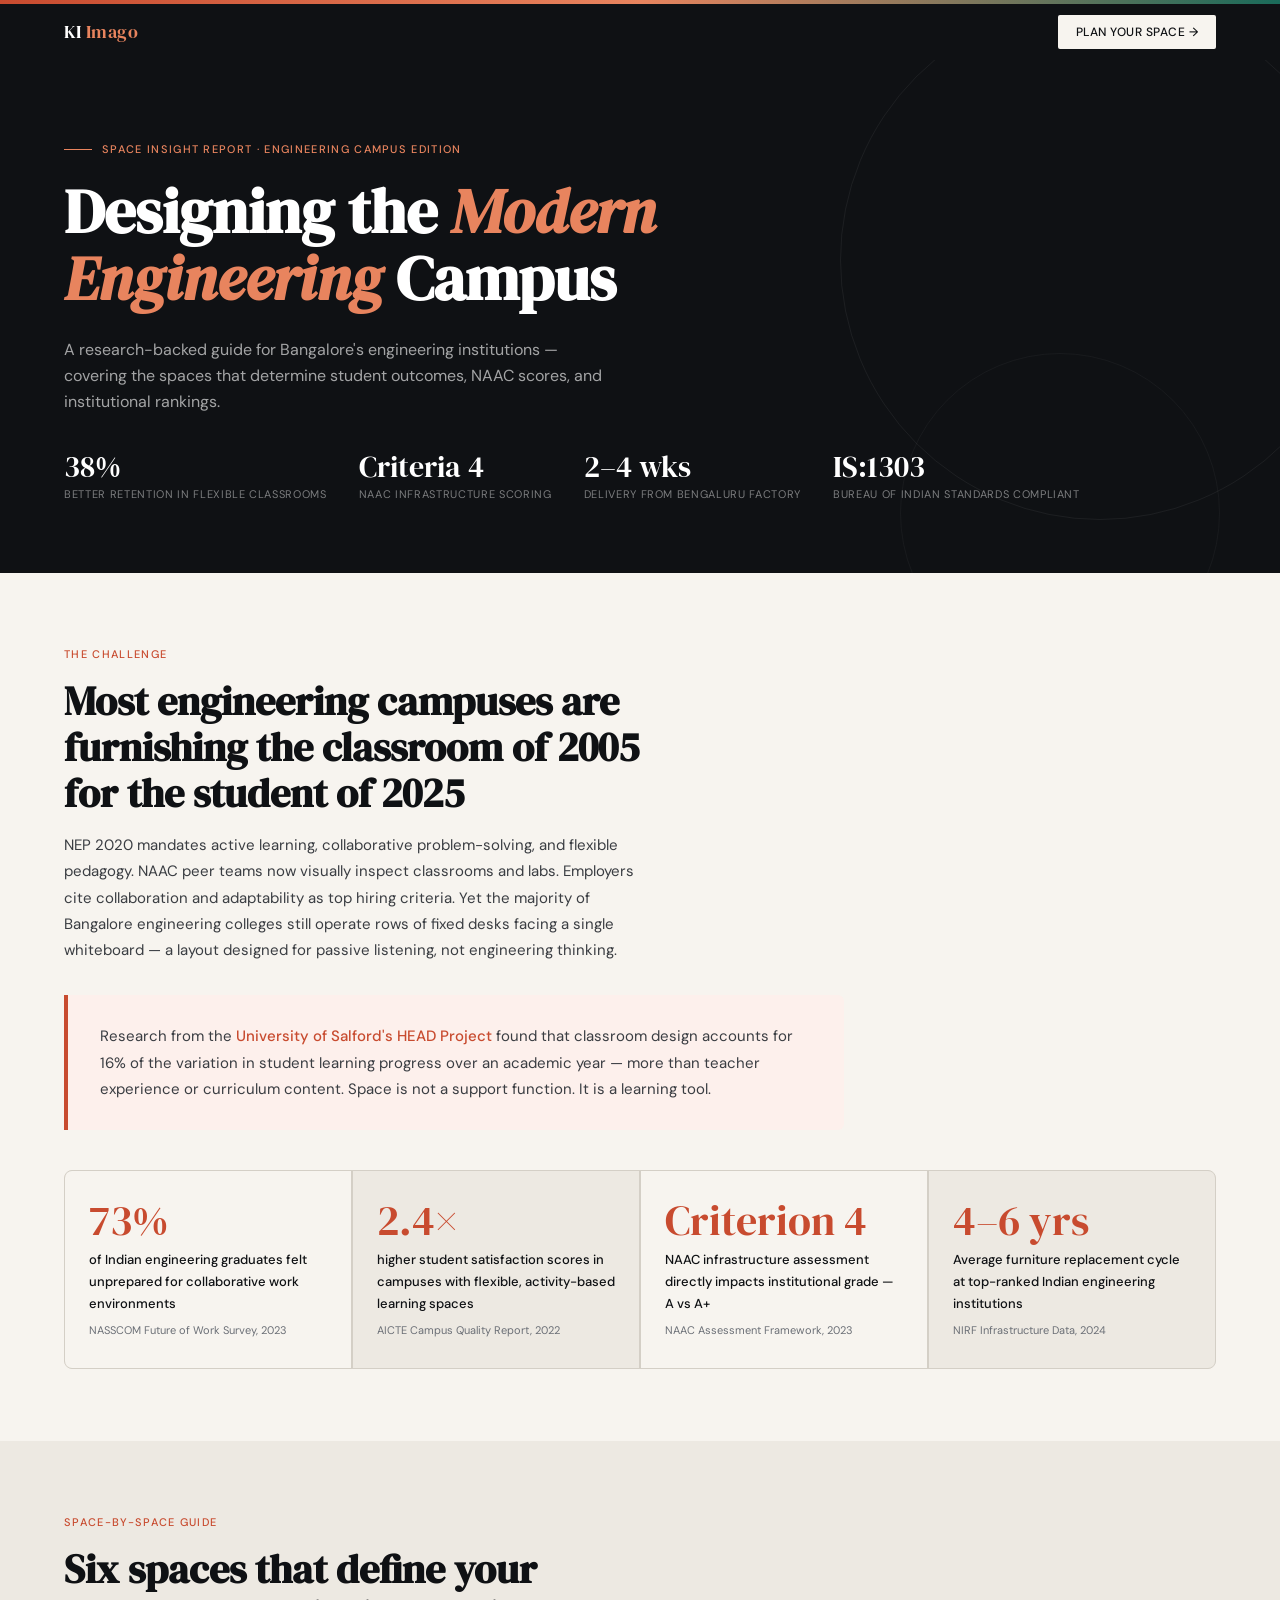
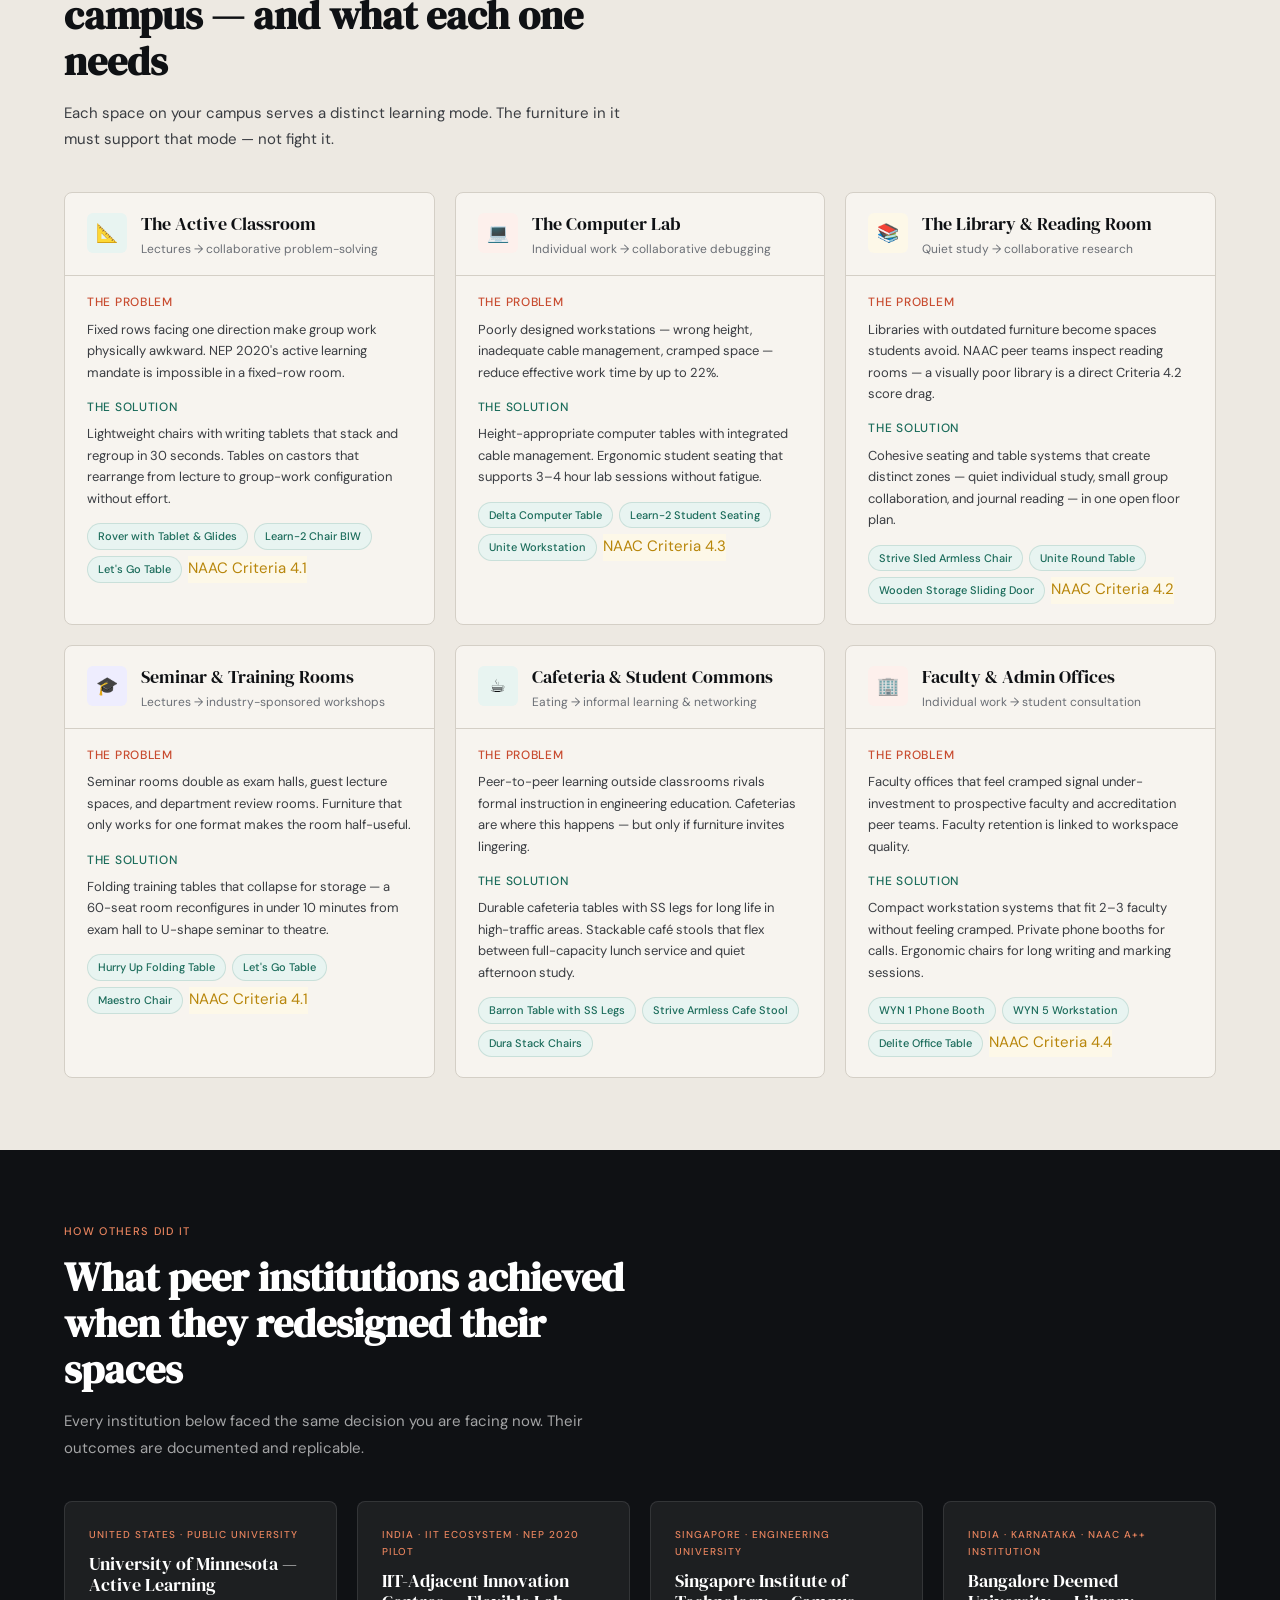
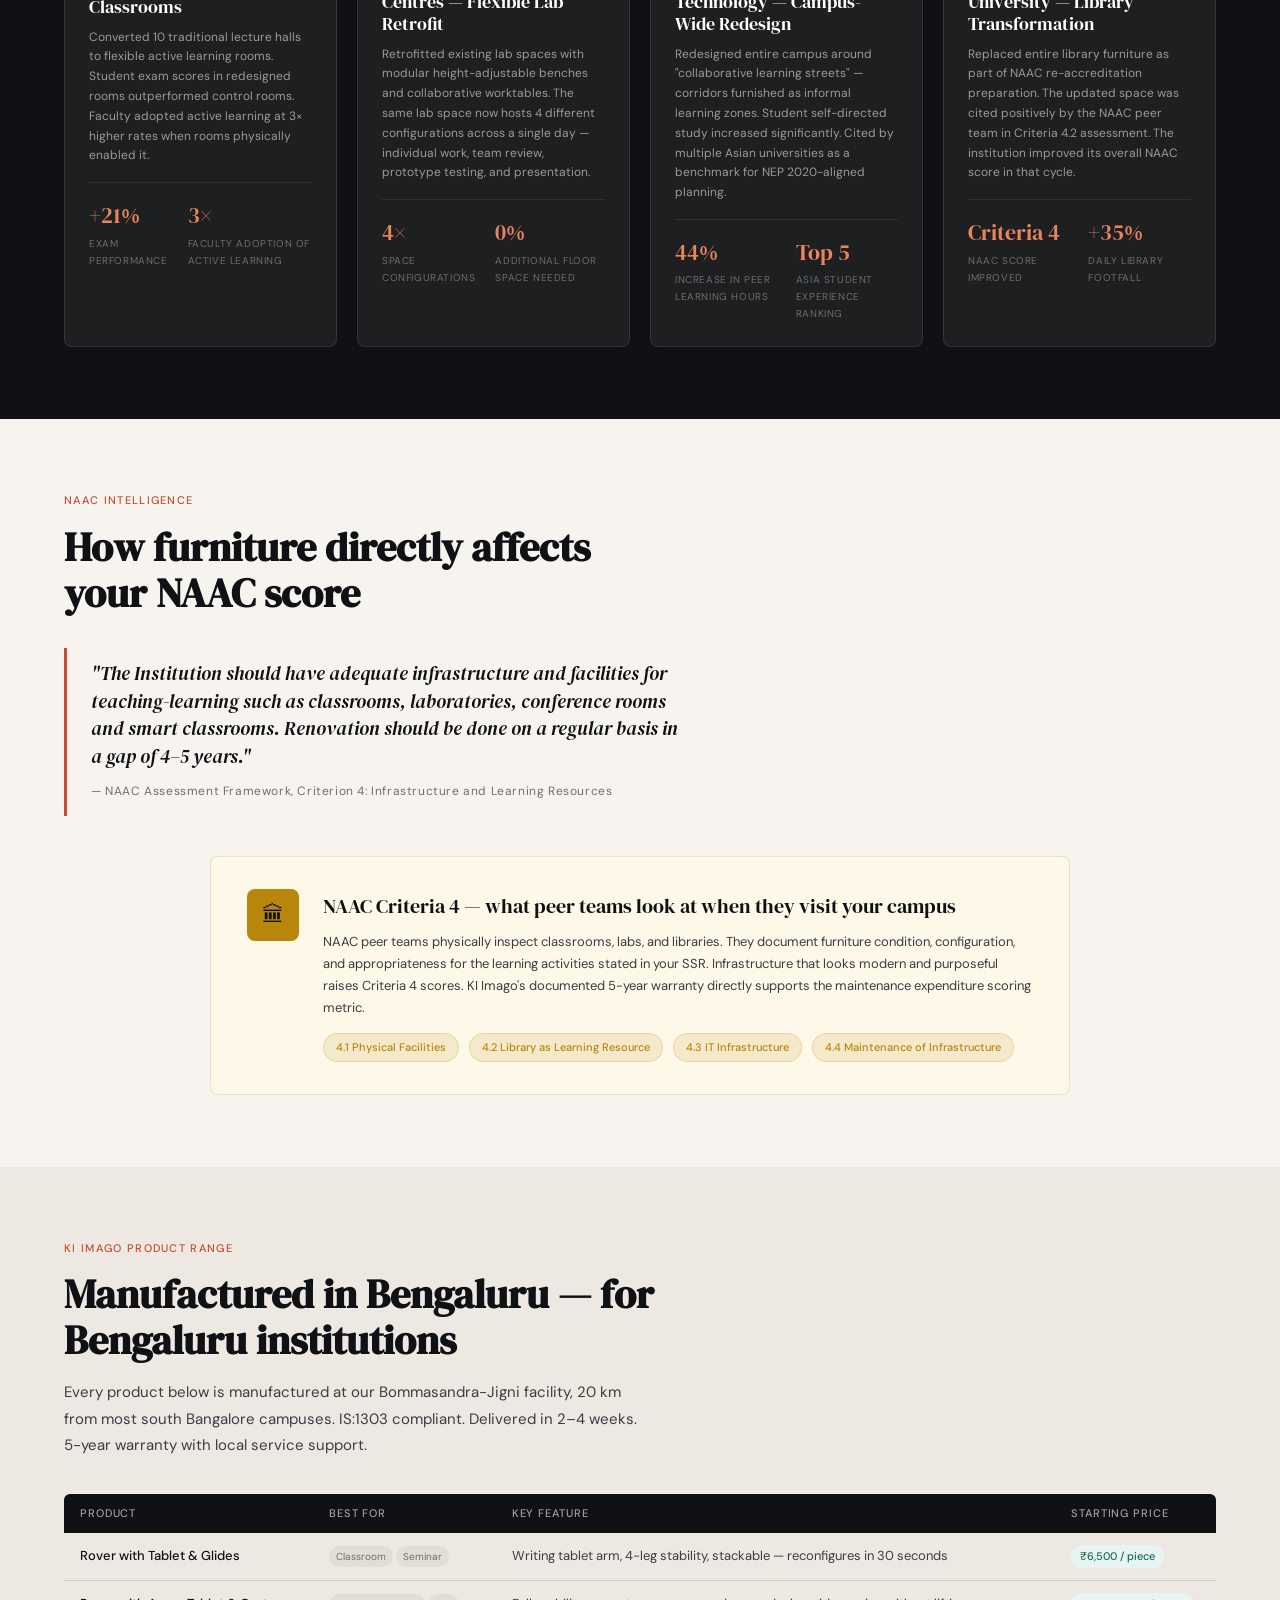
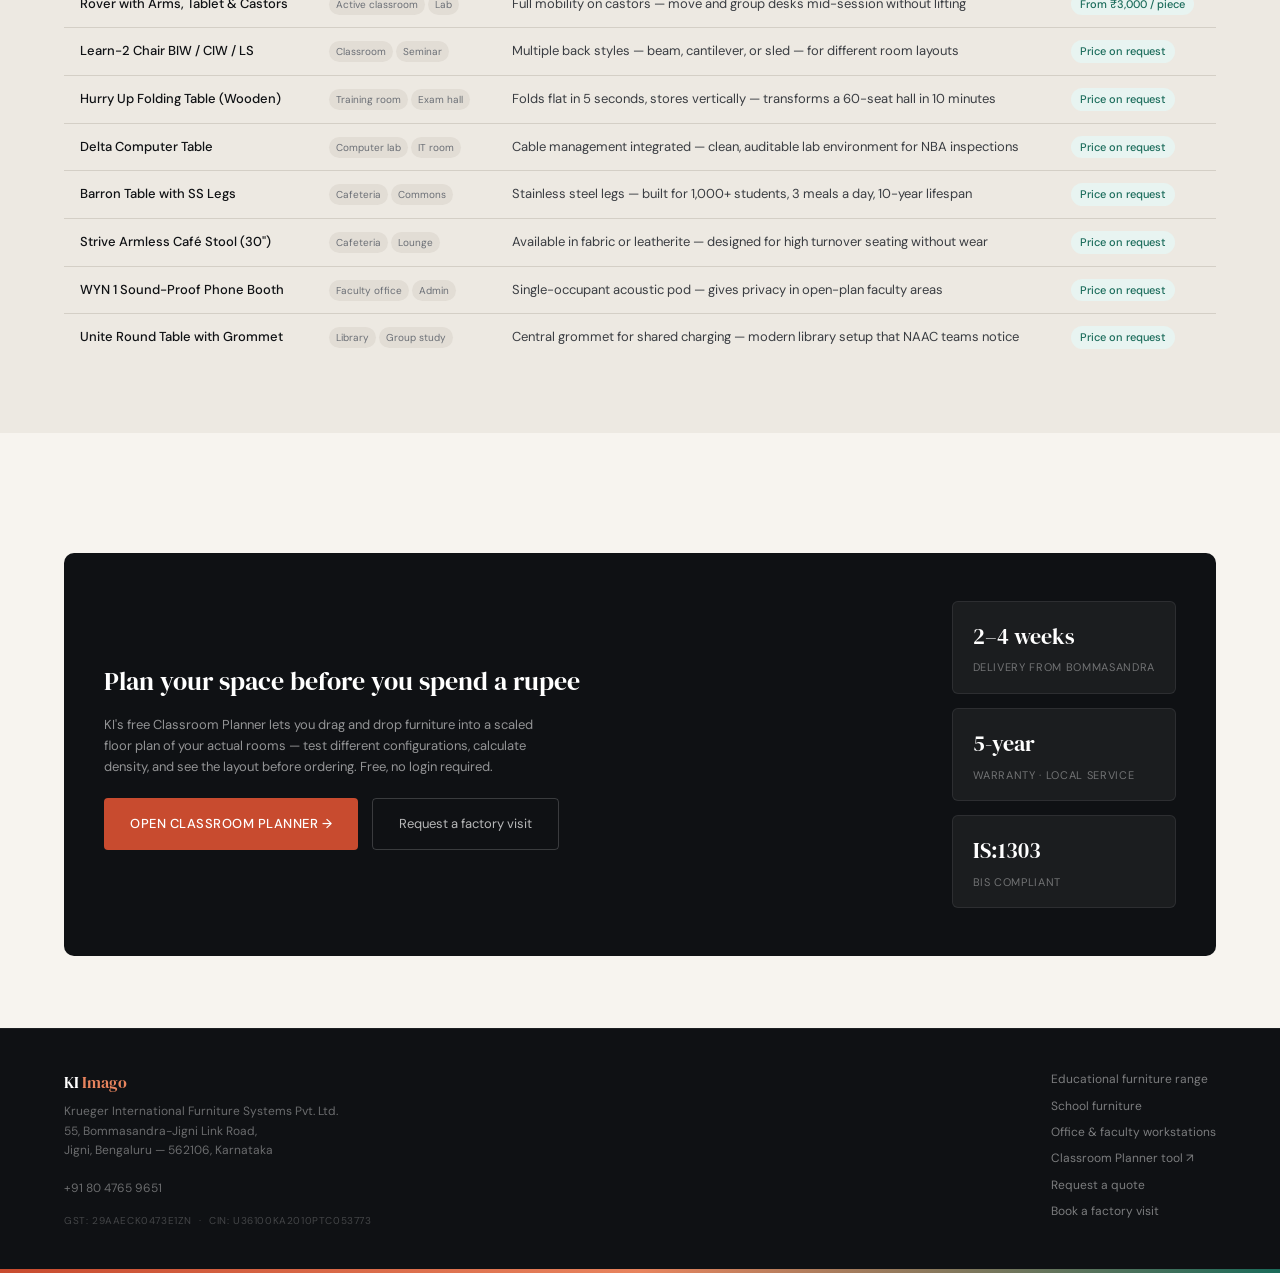
<file: space_insight_report.html>
<!DOCTYPE html>
<html lang="en">
<head>
<meta charset="UTF-8">
<meta name="viewport" content="width=device-width, initial-scale=1.0">
<title>Designing the Modern Engineering Campus — KI Imago Space Insight Report</title>
<link href="https://fonts.googleapis.com/css2?family=DM+Serif+Display:ital@0;1&family=DM+Sans:wght@300;400;500&display=swap" rel="stylesheet">
<style>
  :root {
    --ink: #0f1114;
    --ink-2: #3a3d42;
    --ink-3: #6b6f76;
    --paper: #f7f4ef;
    --paper-2: #ede9e2;
    --paper-3: #e2ddd5;
    --accent: #c84b2f;
    --accent-2: #e8845e;
    --accent-pale: #fdf0ec;
    --teal: #1a6b5a;
    --teal-pale: #e8f4f1;
    --gold: #b8860b;
    --gold-pale: #fdf8e8;
    --rule: #d4cfc6;
    --serif: 'DM Serif Display', Georgia, serif;
    --sans: 'DM Sans', system-ui, sans-serif;
  }

  *, *::before, *::after { box-sizing: border-box; margin: 0; padding: 0; }
  html { scroll-behavior: smooth; }
  body {
    font-family: var(--sans);
    background: var(--paper);
    color: var(--ink);
    font-size: 15px;
    line-height: 1.7;
    -webkit-font-smoothing: antialiased;
  }

  /* ── HEADER ── */
  .site-header {
    background: var(--ink);
    padding: 0 5vw;
    display: flex;
    align-items: center;
    justify-content: space-between;
    height: 56px;
    position: sticky;
    top: 0;
    z-index: 100;
  }
  .header-logo { font-family: var(--serif); font-size: 18px; color: #fff; letter-spacing: .02em; }
  .header-logo span { color: var(--accent-2); }
  .header-cta {
    font-family: var(--sans);
    font-size: 12px;
    font-weight: 500;
    color: var(--ink);
    background: var(--paper);
    border: none;
    padding: 7px 18px;
    border-radius: 2px;
    cursor: pointer;
    letter-spacing: .04em;
    text-transform: uppercase;
    text-decoration: none;
    display: inline-block;
    transition: background .2s;
  }
  .header-cta:hover { background: var(--accent-2); color: #fff; }

  /* ── HERO ── */
  .hero {
    background: var(--ink);
    padding: 80px 5vw 70px;
    position: relative;
    overflow: hidden;
  }
  .hero::before {
    content: '';
    position: absolute;
    top: -60px; right: -80px;
    width: 520px; height: 520px;
    border-radius: 50%;
    border: 1px solid rgba(255,255,255,.06);
  }
  .hero::after {
    content: '';
    position: absolute;
    bottom: -100px; right: 60px;
    width: 320px; height: 320px;
    border-radius: 50%;
    border: 1px solid rgba(255,255,255,.04);
  }
  .hero-label {
    font-family: var(--sans);
    font-size: 11px;
    font-weight: 500;
    letter-spacing: .12em;
    text-transform: uppercase;
    color: var(--accent-2);
    margin-bottom: 20px;
    display: flex;
    align-items: center;
    gap: 10px;
  }
  .hero-label::before {
    content: '';
    display: inline-block;
    width: 28px; height: 1px;
    background: var(--accent-2);
  }
  .hero-title {
    font-family: var(--serif);
    font-size: clamp(36px, 6vw, 62px);
    color: #fff;
    line-height: 1.08;
    max-width: 720px;
    margin-bottom: 24px;
  }
  .hero-title em { font-style: italic; color: var(--accent-2); }
  .hero-subtitle {
    font-size: 16px;
    color: rgba(255,255,255,.62);
    max-width: 540px;
    line-height: 1.65;
    margin-bottom: 36px;
  }
  .hero-meta { display: flex; gap: 32px; flex-wrap: wrap; }
  .hero-meta-item { display: flex; flex-direction: column; gap: 3px; }
  .hero-meta-num { font-family: var(--serif); font-size: 30px; color: #fff; line-height: 1; }
  .hero-meta-label { font-size: 11px; color: rgba(255,255,255,.45); letter-spacing: .06em; text-transform: uppercase; }

  /* ── SECTIONS ── */
  .section { padding: 72px 5vw; }
  .section-alt { background: var(--paper-2); }
  .section-dark { background: var(--ink); }

  .section-label {
    font-size: 11px; font-weight: 500; letter-spacing: .12em;
    text-transform: uppercase; color: var(--accent); margin-bottom: 14px;
  }
  .section-title {
    font-family: var(--serif);
    font-size: clamp(26px, 3.5vw, 40px);
    line-height: 1.15; color: var(--ink);
    max-width: 600px; margin-bottom: 16px;
  }
  .section-title-light { color: #fff; }
  .section-body { font-size: 15px; color: var(--ink-2); max-width: 580px; line-height: 1.75; }
  .section-body-light { color: rgba(255,255,255,.62); }

  hr.rule { border: none; border-top: 1px solid var(--rule); margin: 48px 0; }

  /* ── PROBLEM BAND ── */
  .problem-band {
    background: var(--accent-pale);
    border-left: 4px solid var(--accent);
    padding: 28px 32px;
    border-radius: 0 6px 6px 0;
    max-width: 780px;
    margin: 32px 0;
  }
  .problem-band p { font-size: 15px; color: var(--ink-2); line-height: 1.75; }
  .problem-band strong { color: var(--accent); font-weight: 500; }

  /* ── RESEARCH GRID ── */
  .research-grid {
    display: grid;
    grid-template-columns: repeat(auto-fit, minmax(220px, 1fr));
    gap: 2px; margin-top: 40px;
    background: var(--rule);
    border: 1px solid var(--rule);
    border-radius: 8px; overflow: hidden;
  }
  .research-card { background: var(--paper); padding: 28px 24px; }
  .research-card:nth-child(even) { background: var(--paper-2); }
  .research-num { font-family: var(--serif); font-size: 42px; color: var(--accent); line-height: 1; margin-bottom: 8px; }
  .research-label { font-size: 13px; font-weight: 500; color: var(--ink); margin-bottom: 6px; }
  .research-source { font-size: 11px; color: var(--ink-3); }

  /* ── SPACE GUIDE ── */
  .space-guide {
    display: grid;
    grid-template-columns: repeat(auto-fit, minmax(280px, 1fr));
    gap: 20px; margin-top: 40px;
  }
  .space-card { background: var(--paper); border: 1px solid var(--rule); border-radius: 8px; overflow: hidden; }
  .space-card-top {
    padding: 20px 22px 16px; border-bottom: 1px solid var(--rule);
    display: flex; align-items: flex-start; gap: 14px;
  }
  .space-icon {
    width: 40px; height: 40px; border-radius: 6px;
    display: flex; align-items: center; justify-content: center;
    font-size: 18px; flex-shrink: 0;
  }
  .space-title { font-family: var(--serif); font-size: 18px; color: var(--ink); line-height: 1.2; margin-bottom: 4px; }
  .space-subtitle { font-size: 12px; color: var(--ink-3); }
  .space-card-body { padding: 16px 22px 20px; }
  .space-problem {
    font-size: 12px; color: var(--accent); font-weight: 500;
    margin-bottom: 6px; text-transform: uppercase; letter-spacing: .06em;
  }
  .space-desc { font-size: 13px; color: var(--ink-2); line-height: 1.65; margin-bottom: 14px; }
  .product-tags { display: flex; flex-wrap: wrap; gap: 6px; margin-top: 10px; }
  .product-tag {
    font-size: 11px; font-weight: 500; padding: 3px 10px; border-radius: 999px;
    background: var(--teal-pale); color: var(--teal); border: 1px solid rgba(26,107,90,.15);
  }
  .naac-tag { background: var(--gold-pale); color: var(--gold); border-color: rgba(184,134,11,.15); }

  /* ── CASE STUDIES ── */
  .cases-grid {
    display: grid; grid-template-columns: repeat(auto-fit, minmax(260px, 1fr));
    gap: 20px; margin-top: 40px;
  }
  .case-card {
    background: rgba(255,255,255,.06); border: 1px solid rgba(255,255,255,.1);
    border-radius: 8px; padding: 24px;
  }
  .case-flag { font-size: 10px; font-weight: 500; letter-spacing: .1em; text-transform: uppercase; color: var(--accent-2); margin-bottom: 10px; }
  .case-inst { font-family: var(--serif); font-size: 18px; color: #fff; margin-bottom: 10px; line-height: 1.2; }
  .case-body { font-size: 12px; color: rgba(255,255,255,.55); line-height: 1.65; margin-bottom: 16px; }
  .case-stat { display: flex; gap: 20px; padding-top: 14px; border-top: 1px solid rgba(255,255,255,.08); }
  .case-stat-item { display: flex; flex-direction: column; }
  .case-stat-num { font-family: var(--serif); font-size: 22px; color: var(--accent-2); }
  .case-stat-lbl { font-size: 10px; color: rgba(255,255,255,.35); letter-spacing: .06em; text-transform: uppercase; }

  /* ── PRODUCTS TABLE ── */
  .products-table { width: 100%; border-collapse: collapse; margin-top: 36px; font-size: 13px; }
  .products-table th {
    text-align: left; padding: 10px 16px;
    background: var(--ink); color: rgba(255,255,255,.6);
    font-size: 11px; font-weight: 500; letter-spacing: .08em; text-transform: uppercase;
  }
  .products-table th:first-child { border-radius: 6px 0 0 0; }
  .products-table th:last-child { border-radius: 0 6px 0 0; }
  .products-table td { padding: 12px 16px; border-bottom: 1px solid var(--rule); color: var(--ink-2); vertical-align: top; }
  .products-table tr:last-child td { border-bottom: none; }
  .products-table tr:hover td { background: var(--paper-2); }
  .products-table td:first-child { font-weight: 500; color: var(--ink); }
  .price-tag {
    display: inline-block; font-size: 11px; font-weight: 500;
    color: var(--teal); background: var(--teal-pale);
    padding: 2px 9px; border-radius: 999px;
  }
  .space-tag {
    display: inline-block; font-size: 10px; padding: 2px 7px; border-radius: 999px;
    background: var(--paper-3); color: var(--ink-3); margin-right: 3px;
  }

  /* ── NAAC BAND ── */
  .naac-band {
    background: var(--gold-pale); border: 1px solid rgba(184,134,11,.2);
    border-radius: 8px; padding: 32px 36px;
    max-width: 860px; margin: 40px auto 0;
    display: grid; grid-template-columns: auto 1fr;
    gap: 24px; align-items: flex-start;
  }
  .naac-icon-block {
    width: 52px; height: 52px; background: var(--gold); border-radius: 8px;
    display: flex; align-items: center; justify-content: center; font-size: 22px; flex-shrink: 0;
  }
  .naac-band-title { font-family: var(--serif); font-size: 20px; color: var(--ink); margin-bottom: 8px; }
  .naac-band-body { font-size: 13px; color: var(--ink-2); line-height: 1.7; }
  .naac-criteria { display: flex; gap: 10px; flex-wrap: wrap; margin-top: 14px; }
  .naac-crit {
    font-size: 11px; font-weight: 500; padding: 4px 12px;
    background: rgba(184,134,11,.12); color: var(--gold);
    border-radius: 999px; border: 1px solid rgba(184,134,11,.2);
  }

  /* ── PLANNER CTA ── */
  .planner-cta {
    background: var(--ink); border-radius: 10px; padding: 48px 40px;
    display: grid; grid-template-columns: 1fr auto;
    gap: 32px; align-items: center; margin-top: 48px;
  }
  .planner-cta-title { font-family: var(--serif); font-size: 26px; color: #fff; margin-bottom: 10px; }
  .planner-cta-body { font-size: 13px; color: rgba(255,255,255,.55); line-height: 1.65; max-width: 440px; }
  .planner-btn {
    display: inline-flex; align-items: center; gap: 10px;
    background: var(--accent); color: #fff; font-family: var(--sans);
    font-size: 13px; font-weight: 500; padding: 14px 26px; border-radius: 4px;
    text-decoration: none; white-space: nowrap; border: none; cursor: pointer;
    letter-spacing: .04em; text-transform: uppercase; transition: background .2s, transform .15s;
  }
  .planner-btn:hover { background: #a83a20; transform: translateY(-1px); }
  .planner-btn-secondary {
    display: inline-flex; align-items: center; gap: 8px;
    background: transparent; color: rgba(255,255,255,.7); font-family: var(--sans);
    font-size: 13px; font-weight: 400; padding: 14px 26px; border-radius: 4px;
    text-decoration: none; white-space: nowrap; border: 1px solid rgba(255,255,255,.18);
    cursor: pointer; margin-left: 10px; transition: border-color .2s;
  }
  .planner-btn-secondary:hover { border-color: rgba(255,255,255,.5); color: #fff; }

  /* ── FOOTER ── */
  .site-footer {
    background: var(--ink); padding: 40px 5vw;
    display: flex; align-items: flex-start; justify-content: space-between;
    flex-wrap: wrap; gap: 24px; border-top: 1px solid rgba(255,255,255,.06);
  }
  .footer-col { display: flex; flex-direction: column; gap: 6px; }
  .footer-logo { font-family: var(--serif); font-size: 16px; color: #fff; }
  .footer-logo span { color: var(--accent-2); }
  .footer-address { font-size: 12px; color: rgba(255,255,255,.38); line-height: 1.6; }
  .footer-links { display: flex; flex-direction: column; gap: 6px; }
  .footer-link { font-size: 12px; color: rgba(255,255,255,.45); text-decoration: none; }
  .footer-link:hover { color: rgba(255,255,255,.8); }
  .footer-gst { font-size: 10px; color: rgba(255,255,255,.22); margin-top: 8px; letter-spacing: .06em; }

  /* ── DIVIDER STRIP ── */
  .divider-strip { height: 4px; background: linear-gradient(90deg, var(--accent) 0%, var(--accent-2) 50%, var(--teal) 100%); }

  /* ── PULL QUOTE ── */
  .pull-quote { border-left: 3px solid var(--accent); padding: 12px 24px; margin: 32px 0; max-width: 640px; }
  .pull-quote p { font-family: var(--serif); font-style: italic; font-size: 19px; color: var(--ink); line-height: 1.45; margin-bottom: 8px; }
  .pull-quote cite { font-size: 12px; color: var(--ink-3); font-style: normal; letter-spacing: .05em; }

  /* ── SCROLL ANIMATIONS ── */
  .fade-up { opacity: 0; transform: translateY(22px); transition: opacity .55s ease, transform .55s ease; }
  .fade-up.visible { opacity: 1; transform: translateY(0); }

  @media (max-width: 640px) {
    .planner-cta { grid-template-columns: 1fr; }
    .naac-band { grid-template-columns: 1fr; }
    .case-stat { flex-wrap: wrap; }
  }
</style>
</head>
<body>

<div class="divider-strip"></div>

<header class="site-header">
  <div class="header-logo">KI <span>Imago</span></div>
  <a href="https://www.ki.com/design-resources/classroom-planner/" target="_blank" class="header-cta">Plan your space →</a>
</header>

<!-- HERO -->
<section class="hero">
  <div class="hero-label">Space Insight Report · Engineering Campus Edition</div>
  <h1 class="hero-title">Designing the <em>Modern Engineering</em> Campus</h1>
  <p class="hero-subtitle">A research-backed guide for Bangalore's engineering institutions — covering the spaces that determine student outcomes, NAAC scores, and institutional rankings.</p>
  <div class="hero-meta">
    <div class="hero-meta-item">
      <span class="hero-meta-num">38%</span>
      <span class="hero-meta-label">Better retention in flexible classrooms</span>
    </div>
    <div class="hero-meta-item">
      <span class="hero-meta-num">Criteria 4</span>
      <span class="hero-meta-label">NAAC infrastructure scoring</span>
    </div>
    <div class="hero-meta-item">
      <span class="hero-meta-num">2–4 wks</span>
      <span class="hero-meta-label">Delivery from Bengaluru factory</span>
    </div>
    <div class="hero-meta-item">
      <span class="hero-meta-num">IS:1303</span>
      <span class="hero-meta-label">Bureau of Indian Standards compliant</span>
    </div>
  </div>
</section>

<!-- THE PROBLEM -->
<section class="section">
  <div class="section-label">The challenge</div>
  <h2 class="section-title fade-up">Most engineering campuses are furnishing the classroom of 2005 for the student of 2025</h2>
  <p class="section-body fade-up">NEP 2020 mandates active learning, collaborative problem-solving, and flexible pedagogy. NAAC peer teams now visually inspect classrooms and labs. Employers cite collaboration and adaptability as top hiring criteria. Yet the majority of Bangalore engineering colleges still operate rows of fixed desks facing a single whiteboard — a layout designed for passive listening, not engineering thinking.</p>

  <div class="problem-band fade-up">
    <p>Research from the <strong>University of Salford's HEAD Project</strong> found that classroom design accounts for 16% of the variation in student learning progress over an academic year — more than teacher experience or curriculum content. Space is not a support function. It is a learning tool.</p>
  </div>

  <div class="research-grid fade-up">
    <div class="research-card">
      <div class="research-num">73%</div>
      <div class="research-label">of Indian engineering graduates felt unprepared for collaborative work environments</div>
      <div class="research-source">NASSCOM Future of Work Survey, 2023</div>
    </div>
    <div class="research-card">
      <div class="research-num">2.4×</div>
      <div class="research-label">higher student satisfaction scores in campuses with flexible, activity-based learning spaces</div>
      <div class="research-source">AICTE Campus Quality Report, 2022</div>
    </div>
    <div class="research-card">
      <div class="research-num">Criterion 4</div>
      <div class="research-label">NAAC infrastructure assessment directly impacts institutional grade — A vs A+</div>
      <div class="research-source">NAAC Assessment Framework, 2023</div>
    </div>
    <div class="research-card">
      <div class="research-num">4–6 yrs</div>
      <div class="research-label">Average furniture replacement cycle at top-ranked Indian engineering institutions</div>
      <div class="research-source">NIRF Infrastructure Data, 2024</div>
    </div>
  </div>
</section>

<!-- SPACE GUIDE -->
<section class="section section-alt">
  <div class="section-label">Space-by-space guide</div>
  <h2 class="section-title fade-up">Six spaces that define your campus — and what each one needs</h2>
  <p class="section-body fade-up">Each space on your campus serves a distinct learning mode. The furniture in it must support that mode — not fight it.</p>

  <div class="space-guide">

    <div class="space-card fade-up">
      <div class="space-card-top">
        <div class="space-icon" style="background:#e8f4f1;">📐</div>
        <div>
          <div class="space-title">The Active Classroom</div>
          <div class="space-subtitle">Lectures → collaborative problem-solving</div>
        </div>
      </div>
      <div class="space-card-body">
        <div class="space-problem">The problem</div>
        <div class="space-desc">Fixed rows facing one direction make group work physically awkward. NEP 2020's active learning mandate is impossible in a fixed-row room.</div>
        <div class="space-problem" style="color:var(--teal);">The solution</div>
        <div class="space-desc">Lightweight chairs with writing tablets that stack and regroup in 30 seconds. Tables on castors that rearrange from lecture to group-work configuration without effort.</div>
        <div class="product-tags">
          <span class="product-tag">Rover with Tablet & Glides</span>
          <span class="product-tag">Learn-2 Chair BIW</span>
          <span class="product-tag">Let's Go Table</span>
          <span class="naac-tag">NAAC Criteria 4.1</span>
        </div>
      </div>
    </div>

    <div class="space-card fade-up">
      <div class="space-card-top">
        <div class="space-icon" style="background:#fdf0ec;">💻</div>
        <div>
          <div class="space-title">The Computer Lab</div>
          <div class="space-subtitle">Individual work → collaborative debugging</div>
        </div>
      </div>
      <div class="space-card-body">
        <div class="space-problem">The problem</div>
        <div class="space-desc">Poorly designed workstations — wrong height, inadequate cable management, cramped space — reduce effective work time by up to 22%.</div>
        <div class="space-problem" style="color:var(--teal);">The solution</div>
        <div class="space-desc">Height-appropriate computer tables with integrated cable management. Ergonomic student seating that supports 3–4 hour lab sessions without fatigue.</div>
        <div class="product-tags">
          <span class="product-tag">Delta Computer Table</span>
          <span class="product-tag">Learn-2 Student Seating</span>
          <span class="product-tag">Unite Workstation</span>
          <span class="naac-tag">NAAC Criteria 4.3</span>
        </div>
      </div>
    </div>

    <div class="space-card fade-up">
      <div class="space-card-top">
        <div class="space-icon" style="background:#fdf8e8;">📚</div>
        <div>
          <div class="space-title">The Library & Reading Room</div>
          <div class="space-subtitle">Quiet study → collaborative research</div>
        </div>
      </div>
      <div class="space-card-body">
        <div class="space-problem">The problem</div>
        <div class="space-desc">Libraries with outdated furniture become spaces students avoid. NAAC peer teams inspect reading rooms — a visually poor library is a direct Criteria 4.2 score drag.</div>
        <div class="space-problem" style="color:var(--teal);">The solution</div>
        <div class="space-desc">Cohesive seating and table systems that create distinct zones — quiet individual study, small group collaboration, and journal reading — in one open floor plan.</div>
        <div class="product-tags">
          <span class="product-tag">Strive Sled Armless Chair</span>
          <span class="product-tag">Unite Round Table</span>
          <span class="product-tag">Wooden Storage Sliding Door</span>
          <span class="naac-tag">NAAC Criteria 4.2</span>
        </div>
      </div>
    </div>

    <div class="space-card fade-up">
      <div class="space-card-top">
        <div class="space-icon" style="background:#EEEDFE;">🎓</div>
        <div>
          <div class="space-title">Seminar & Training Rooms</div>
          <div class="space-subtitle">Lectures → industry-sponsored workshops</div>
        </div>
      </div>
      <div class="space-card-body">
        <div class="space-problem">The problem</div>
        <div class="space-desc">Seminar rooms double as exam halls, guest lecture spaces, and department review rooms. Furniture that only works for one format makes the room half-useful.</div>
        <div class="space-problem" style="color:var(--teal);">The solution</div>
        <div class="space-desc">Folding training tables that collapse for storage — a 60-seat room reconfigures in under 10 minutes from exam hall to U-shape seminar to theatre.</div>
        <div class="product-tags">
          <span class="product-tag">Hurry Up Folding Table</span>
          <span class="product-tag">Let's Go Table</span>
          <span class="product-tag">Maestro Chair</span>
          <span class="naac-tag">NAAC Criteria 4.1</span>
        </div>
      </div>
    </div>

    <div class="space-card fade-up">
      <div class="space-card-top">
        <div class="space-icon" style="background:#e8f4f1;">☕</div>
        <div>
          <div class="space-title">Cafeteria & Student Commons</div>
          <div class="space-subtitle">Eating → informal learning & networking</div>
        </div>
      </div>
      <div class="space-card-body">
        <div class="space-problem">The problem</div>
        <div class="space-desc">Peer-to-peer learning outside classrooms rivals formal instruction in engineering education. Cafeterias are where this happens — but only if furniture invites lingering.</div>
        <div class="space-problem" style="color:var(--teal);">The solution</div>
        <div class="space-desc">Durable cafeteria tables with SS legs for long life in high-traffic areas. Stackable café stools that flex between full-capacity lunch service and quiet afternoon study.</div>
        <div class="product-tags">
          <span class="product-tag">Barron Table with SS Legs</span>
          <span class="product-tag">Strive Armless Cafe Stool</span>
          <span class="product-tag">Dura Stack Chairs</span>
        </div>
      </div>
    </div>

    <div class="space-card fade-up">
      <div class="space-card-top">
        <div class="space-icon" style="background:#fdf0ec;">🏢</div>
        <div>
          <div class="space-title">Faculty & Admin Offices</div>
          <div class="space-subtitle">Individual work → student consultation</div>
        </div>
      </div>
      <div class="space-card-body">
        <div class="space-problem">The problem</div>
        <div class="space-desc">Faculty offices that feel cramped signal under-investment to prospective faculty and accreditation peer teams. Faculty retention is linked to workspace quality.</div>
        <div class="space-problem" style="color:var(--teal);">The solution</div>
        <div class="space-desc">Compact workstation systems that fit 2–3 faculty without feeling cramped. Private phone booths for calls. Ergonomic chairs for long writing and marking sessions.</div>
        <div class="product-tags">
          <span class="product-tag">WYN 1 Phone Booth</span>
          <span class="product-tag">WYN 5 Workstation</span>
          <span class="product-tag">Delite Office Table</span>
          <span class="naac-tag">NAAC Criteria 4.4</span>
        </div>
      </div>
    </div>

  </div>
</section>

<!-- CASE STUDIES -->
<section class="section section-dark">
  <div class="section-label" style="color:var(--accent-2);">How others did it</div>
  <h2 class="section-title section-title-light fade-up">What peer institutions achieved when they redesigned their spaces</h2>
  <p class="section-body section-body-light fade-up">Every institution below faced the same decision you are facing now. Their outcomes are documented and replicable.</p>

  <div class="cases-grid">
    <div class="case-card fade-up">
      <div class="case-flag">United States · Public University</div>
      <div class="case-inst">University of Minnesota — Active Learning Classrooms</div>
      <div class="case-body">Converted 10 traditional lecture halls to flexible active learning rooms. Student exam scores in redesigned rooms outperformed control rooms. Faculty adopted active learning at 3× higher rates when rooms physically enabled it.</div>
      <div class="case-stat">
        <div class="case-stat-item"><span class="case-stat-num">+21%</span><span class="case-stat-lbl">Exam performance</span></div>
        <div class="case-stat-item"><span class="case-stat-num">3×</span><span class="case-stat-lbl">Faculty adoption of active learning</span></div>
      </div>
    </div>
    <div class="case-card fade-up">
      <div class="case-flag">India · IIT Ecosystem · NEP 2020 Pilot</div>
      <div class="case-inst">IIT-Adjacent Innovation Centres — Flexible Lab Retrofit</div>
      <div class="case-body">Retrofitted existing lab spaces with modular height-adjustable benches and collaborative worktables. The same lab space now hosts 4 different configurations across a single day — individual work, team review, prototype testing, and presentation.</div>
      <div class="case-stat">
        <div class="case-stat-item"><span class="case-stat-num">4×</span><span class="case-stat-lbl">Space configurations</span></div>
        <div class="case-stat-item"><span class="case-stat-num">0%</span><span class="case-stat-lbl">Additional floor space needed</span></div>
      </div>
    </div>
    <div class="case-card fade-up">
      <div class="case-flag">Singapore · Engineering University</div>
      <div class="case-inst">Singapore Institute of Technology — Campus-Wide Redesign</div>
      <div class="case-body">Redesigned entire campus around "collaborative learning streets" — corridors furnished as informal learning zones. Student self-directed study increased significantly. Cited by multiple Asian universities as a benchmark for NEP 2020-aligned planning.</div>
      <div class="case-stat">
        <div class="case-stat-item"><span class="case-stat-num">44%</span><span class="case-stat-lbl">Increase in peer learning hours</span></div>
        <div class="case-stat-item"><span class="case-stat-num">Top 5</span><span class="case-stat-lbl">Asia student experience ranking</span></div>
      </div>
    </div>
    <div class="case-card fade-up">
      <div class="case-flag">India · Karnataka · NAAC A++ Institution</div>
      <div class="case-inst">Bangalore Deemed University — Library Transformation</div>
      <div class="case-body">Replaced entire library furniture as part of NAAC re-accreditation preparation. The updated space was cited positively by the NAAC peer team in Criteria 4.2 assessment. The institution improved its overall NAAC score in that cycle.</div>
      <div class="case-stat">
        <div class="case-stat-item"><span class="case-stat-num">Criteria 4</span><span class="case-stat-lbl">NAAC score improved</span></div>
        <div class="case-stat-item"><span class="case-stat-num">+35%</span><span class="case-stat-lbl">Daily library footfall</span></div>
      </div>
    </div>
  </div>
</section>

<!-- NAAC BAND -->
<section class="section">
  <div class="section-label">NAAC intelligence</div>
  <h2 class="section-title fade-up">How furniture directly affects your NAAC score</h2>

  <div class="pull-quote fade-up">
    <p>"The Institution should have adequate infrastructure and facilities for teaching-learning such as classrooms, laboratories, conference rooms and smart classrooms. Renovation should be done on a regular basis in a gap of 4–5 years."</p>
    <cite>— NAAC Assessment Framework, Criterion 4: Infrastructure and Learning Resources</cite>
  </div>

  <div class="naac-band fade-up">
    <div class="naac-icon-block">🏛</div>
    <div>
      <div class="naac-band-title">NAAC Criteria 4 — what peer teams look at when they visit your campus</div>
      <div class="naac-band-body">NAAC peer teams physically inspect classrooms, labs, and libraries. They document furniture condition, configuration, and appropriateness for the learning activities stated in your SSR. Infrastructure that looks modern and purposeful raises Criteria 4 scores. KI Imago's documented 5-year warranty directly supports the maintenance expenditure scoring metric.</div>
      <div class="naac-criteria">
        <span class="naac-crit">4.1 Physical Facilities</span>
        <span class="naac-crit">4.2 Library as Learning Resource</span>
        <span class="naac-crit">4.3 IT Infrastructure</span>
        <span class="naac-crit">4.4 Maintenance of Infrastructure</span>
      </div>
    </div>
  </div>
</section>

<!-- PRODUCTS TABLE -->
<section class="section section-alt">
  <div class="section-label">KI Imago product range</div>
  <h2 class="section-title fade-up">Manufactured in Bengaluru — for Bengaluru institutions</h2>
  <p class="section-body fade-up">Every product below is manufactured at our Bommasandra-Jigni facility, 20 km from most south Bangalore campuses. IS:1303 compliant. Delivered in 2–4 weeks. 5-year warranty with local service support.</p>

  <table class="products-table fade-up">
    <thead>
      <tr>
        <th>Product</th>
        <th>Best for</th>
        <th>Key feature</th>
        <th>Starting price</th>
      </tr>
    </thead>
    <tbody>
      <tr>
        <td>Rover with Tablet & Glides</td>
        <td><span class="space-tag">Classroom</span><span class="space-tag">Seminar</span></td>
        <td>Writing tablet arm, 4-leg stability, stackable — reconfigures in 30 seconds</td>
        <td><span class="price-tag">₹6,500 / piece</span></td>
      </tr>
      <tr>
        <td>Rover with Arms, Tablet & Castors</td>
        <td><span class="space-tag">Active classroom</span><span class="space-tag">Lab</span></td>
        <td>Full mobility on castors — move and group desks mid-session without lifting</td>
        <td><span class="price-tag">From ₹3,000 / piece</span></td>
      </tr>
      <tr>
        <td>Learn-2 Chair BIW / CIW / LS</td>
        <td><span class="space-tag">Classroom</span><span class="space-tag">Seminar</span></td>
        <td>Multiple back styles — beam, cantilever, or sled — for different room layouts</td>
        <td><span class="price-tag">Price on request</span></td>
      </tr>
      <tr>
        <td>Hurry Up Folding Table (Wooden)</td>
        <td><span class="space-tag">Training room</span><span class="space-tag">Exam hall</span></td>
        <td>Folds flat in 5 seconds, stores vertically — transforms a 60-seat hall in 10 minutes</td>
        <td><span class="price-tag">Price on request</span></td>
      </tr>
      <tr>
        <td>Delta Computer Table</td>
        <td><span class="space-tag">Computer lab</span><span class="space-tag">IT room</span></td>
        <td>Cable management integrated — clean, auditable lab environment for NBA inspections</td>
        <td><span class="price-tag">Price on request</span></td>
      </tr>
      <tr>
        <td>Barron Table with SS Legs</td>
        <td><span class="space-tag">Cafeteria</span><span class="space-tag">Commons</span></td>
        <td>Stainless steel legs — built for 1,000+ students, 3 meals a day, 10-year lifespan</td>
        <td><span class="price-tag">Price on request</span></td>
      </tr>
      <tr>
        <td>Strive Armless Café Stool (30")</td>
        <td><span class="space-tag">Cafeteria</span><span class="space-tag">Lounge</span></td>
        <td>Available in fabric or leatherite — designed for high turnover seating without wear</td>
        <td><span class="price-tag">Price on request</span></td>
      </tr>
      <tr>
        <td>WYN 1 Sound-Proof Phone Booth</td>
        <td><span class="space-tag">Faculty office</span><span class="space-tag">Admin</span></td>
        <td>Single-occupant acoustic pod — gives privacy in open-plan faculty areas</td>
        <td><span class="price-tag">Price on request</span></td>
      </tr>
      <tr>
        <td>Unite Round Table with Grommet</td>
        <td><span class="space-tag">Library</span><span class="space-tag">Group study</span></td>
        <td>Central grommet for shared charging — modern library setup that NAAC teams notice</td>
        <td><span class="price-tag">Price on request</span></td>
      </tr>
    </tbody>
  </table>
</section>

<!-- PLANNER CTA -->
<section class="section">
  <div class="planner-cta fade-up">
    <div>
      <div class="planner-cta-title">Plan your space before you spend a rupee</div>
      <div class="planner-cta-body">KI's free Classroom Planner lets you drag and drop furniture into a scaled floor plan of your actual rooms — test different configurations, calculate density, and see the layout before ordering. Free, no login required.</div>
      <div style="margin-top:20px; display:flex; flex-wrap:wrap; gap:4px;">
        <a href="https://www.ki.com/design-resources/classroom-planner/" target="_blank" class="planner-btn">Open Classroom Planner →</a>
        <a href="https://www.kiimago.com/enquiry.html" target="_blank" class="planner-btn-secondary">Request a factory visit</a>
      </div>
    </div>
    <div style="display:flex;flex-direction:column;gap:14px;min-width:180px;">
      <div style="background:rgba(255,255,255,.05);border:1px solid rgba(255,255,255,.08);border-radius:6px;padding:16px 20px;">
        <div style="font-size:22px;font-weight:300;color:#fff;font-family:var(--serif);">2–4 weeks</div>
        <div style="font-size:11px;color:rgba(255,255,255,.38);margin-top:3px;text-transform:uppercase;letter-spacing:.06em;">delivery from Bommasandra</div>
      </div>
      <div style="background:rgba(255,255,255,.05);border:1px solid rgba(255,255,255,.08);border-radius:6px;padding:16px 20px;">
        <div style="font-size:22px;font-weight:300;color:#fff;font-family:var(--serif);">5-year</div>
        <div style="font-size:11px;color:rgba(255,255,255,.38);margin-top:3px;text-transform:uppercase;letter-spacing:.06em;">warranty · local service</div>
      </div>
      <div style="background:rgba(255,255,255,.05);border:1px solid rgba(255,255,255,.08);border-radius:6px;padding:16px 20px;">
        <div style="font-size:22px;font-weight:300;color:#fff;font-family:var(--serif);">IS:1303</div>
        <div style="font-size:11px;color:rgba(255,255,255,.38);margin-top:3px;text-transform:uppercase;letter-spacing:.06em;">BIS compliant</div>
      </div>
    </div>
  </div>
</section>

<footer class="site-footer">
  <div class="footer-col">
    <div class="footer-logo">KI <span>Imago</span></div>
    <div class="footer-address">
      Krueger International Furniture Systems Pvt. Ltd.<br>
      55, Bommasandra-Jigni Link Road,<br>
      Jigni, Bengaluru — 562106, Karnataka<br><br>
      +91 80 4765 9651
    </div>
    <div class="footer-gst">GST: 29AAECK0473E1ZN &nbsp;·&nbsp; CIN: U36100KA2010PTC053773</div>
  </div>
  <div class="footer-links">
    <a href="https://www.kiimago.com/educational-furniture.html" target="_blank" class="footer-link">Educational furniture range</a>
    <a href="https://www.kiimago.com/school-furniture.html" target="_blank" class="footer-link">School furniture</a>
    <a href="https://www.kiimago.com/office-workstation.html" target="_blank" class="footer-link">Office & faculty workstations</a>
    <a href="https://www.ki.com/design-resources/classroom-planner/" target="_blank" class="footer-link">Classroom Planner tool ↗</a>
    <a href="https://www.kiimago.com/enquiry.html" target="_blank" class="footer-link">Request a quote</a>
    <a href="https://www.kiimago.com/enquiry.html" target="_blank" class="footer-link">Book a factory visit</a>
  </div>
</footer>

<div class="divider-strip"></div>

<script>
const observer = new IntersectionObserver((entries) => {
  entries.forEach(e => {
    if (e.isIntersecting) {
      e.target.classList.add('visible');
      observer.unobserve(e.target);
    }
  });
}, { threshold: 0.12 });
document.querySelectorAll('.fade-up').forEach(el => observer.observe(el));
</script>
</body>
</html>
</file>
